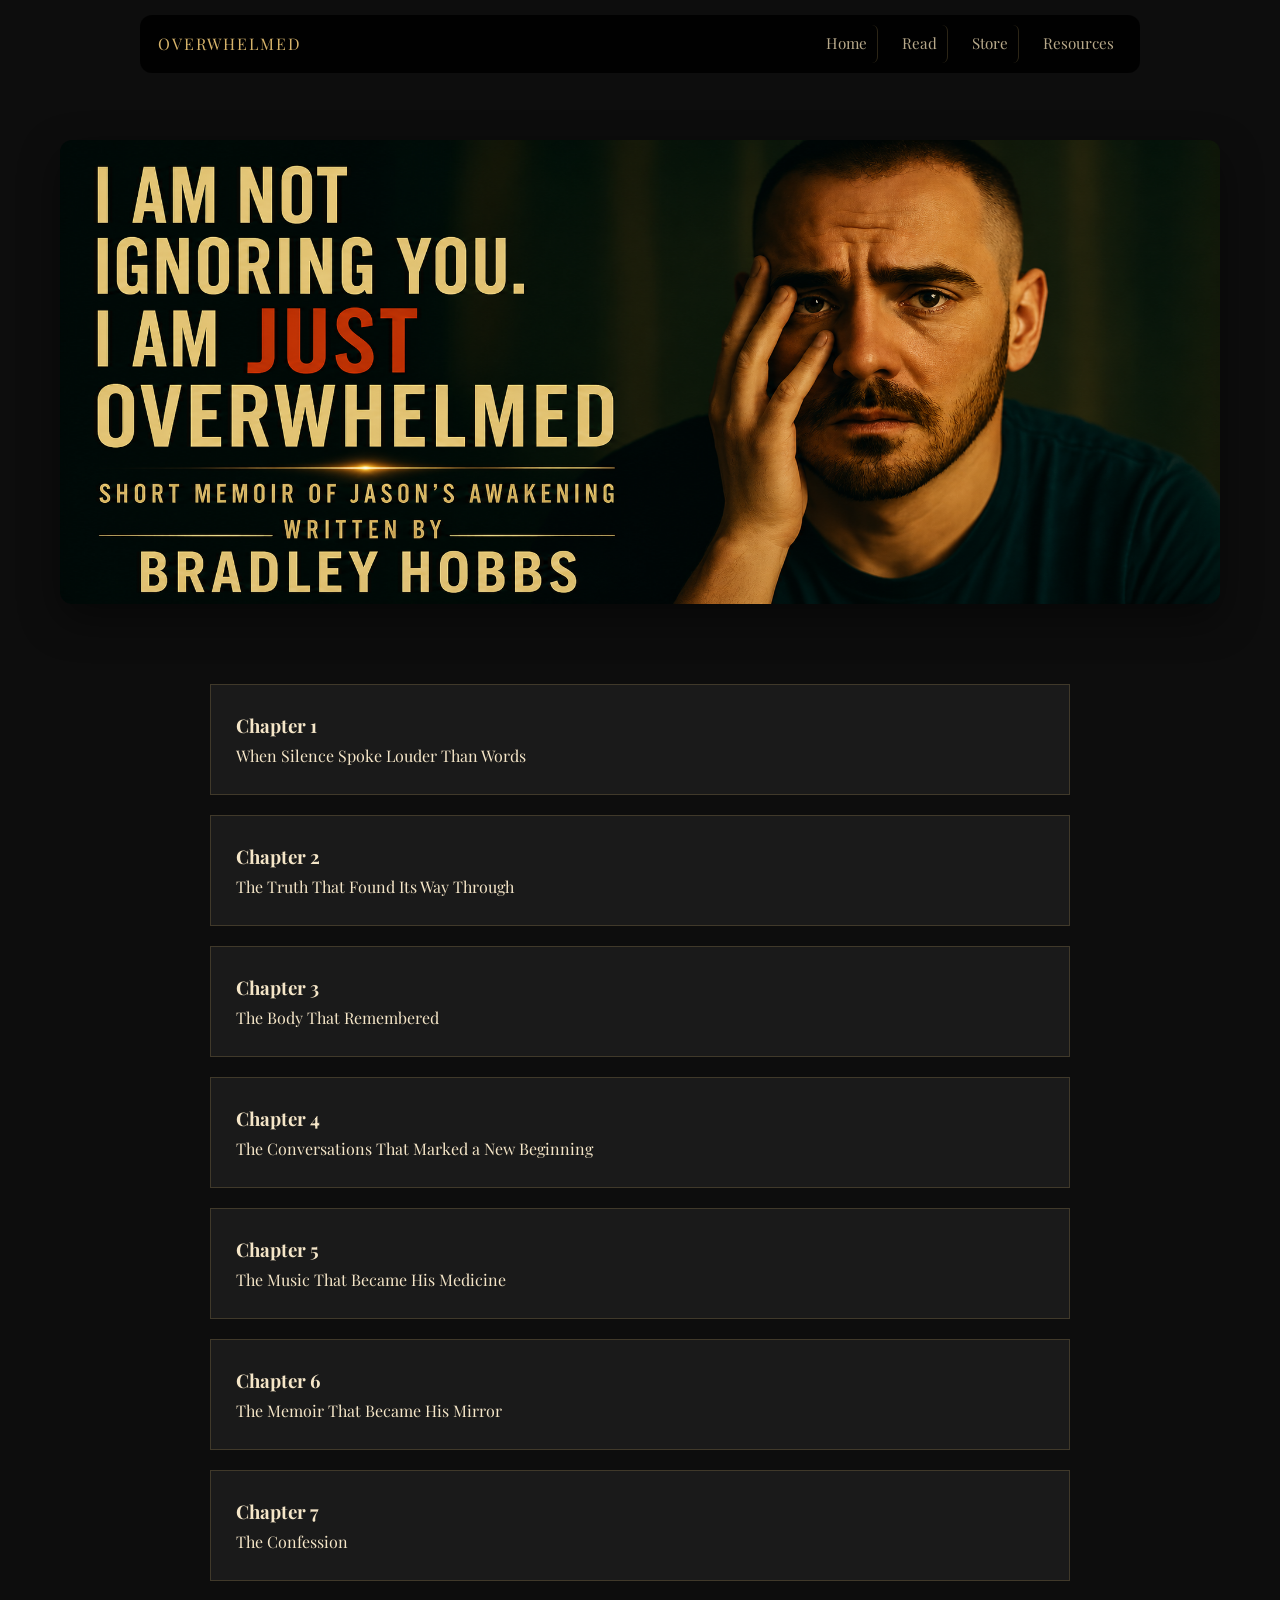
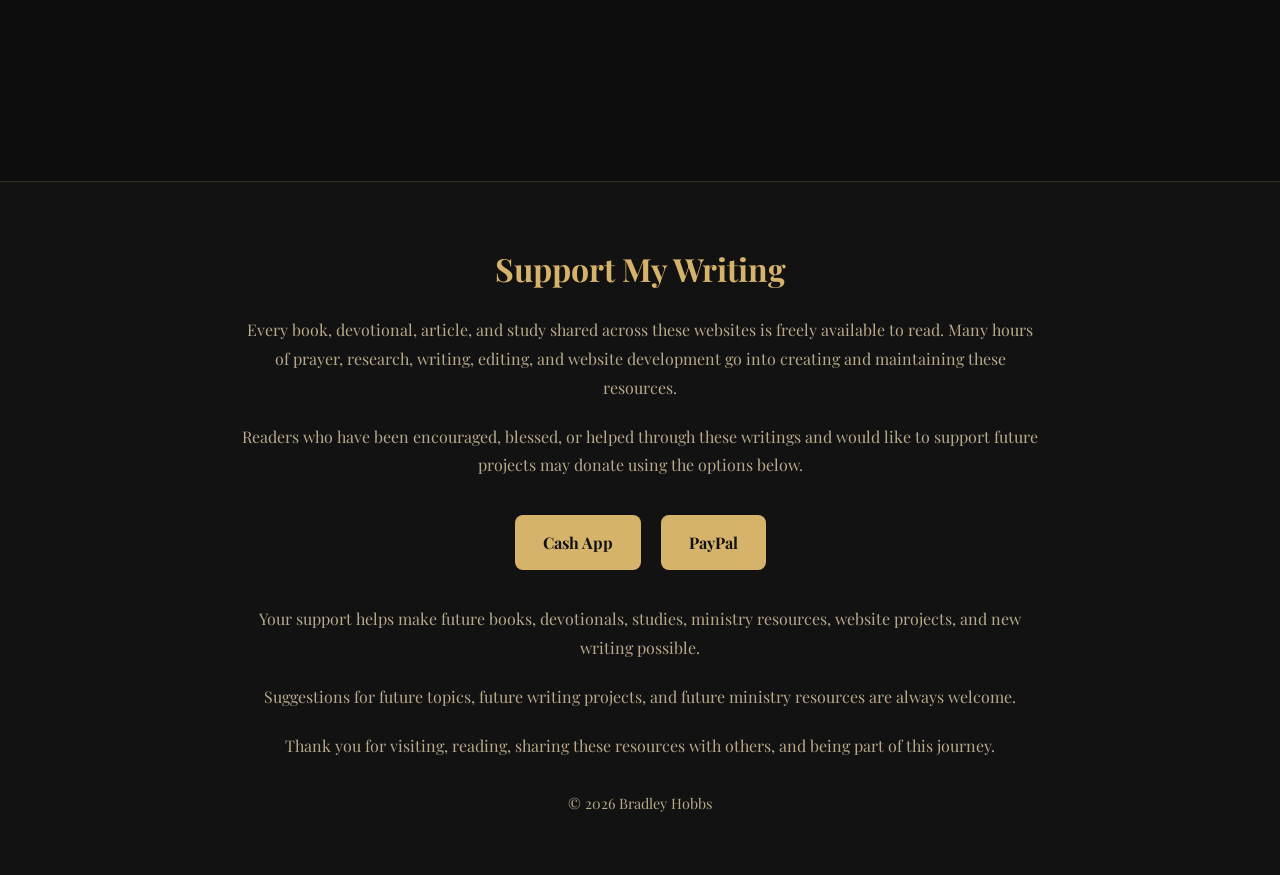
<file: index.html>
<!DOCTYPE html>
<html lang="en">
<head>
<meta charset="UTF-8">
<meta name="viewport" content="width=device-width, initial-scale=1.0">

<title>I Am Not Ignoring You</title>

<link rel="stylesheet" href="style.css">
<link href="https://fonts.googleapis.com/css2?family=Playfair+Display:wght@400;700&display=swap" rel="stylesheet">
</head>

<body>

<!-- HEADER LOAD -->
<div id="header"></div>

<!-- HERO -->
<section class="hero">

<img
src="banneroverwhelmed.png"
alt="I Am Not Ignoring You. I Am Just Overwhelmed"
class="hero-banner">
</section>

<!-- CHAPTERS -->
<section id="chapters" class="section">

<a href="chapter1.html">
  <div class="card">
    <h3>Chapter 1</h3>
    <p>When Silence Spoke Louder Than Words</p>
  </div>
</a>

<a href="chapter2.html">
  <div class="card">
    <h3>Chapter 2</h3>
    <p>The Truth That Found Its Way Through</p>
  </div>
</a>

<a href="chapter3.html">
  <div class="card">
    <h3>Chapter 3</h3>
    <p>The Body That Remembered</p>
  </div>
</a>

<a href="chapter4.html">
  <div class="card">
    <h3>Chapter 4</h3>
    <p>The Conversations That Marked a New Beginning</p>
  </div>
</a>

<a href="chapter5.html">
  <div class="card">
    <h3>Chapter 5</h3>
    <p>The Music That Became His Medicine</p>
  </div>
</a>

<a href="chapter6.html">
  <div class="card">
    <h3>Chapter 6</h3>
    <p>The Memoir That Became His Mirror</p>
  </div>
</a>

<a href="chapter7.html">
  <div class="card">
    <h3>Chapter 7</h3>
    <p>The Confession</p>
  </div>
</a>

</section>

<footer class="site-footer">

<h2>

Support My Writing

</h2>

<p>

Every book, devotional, article, and study shared across these websites is freely available to read. Many hours of prayer, research, writing, editing, and website development go into creating and maintaining these resources.

</p>

<p>

Readers who have been encouraged, blessed, or helped through these writings and would like to support future projects may donate using the options below.

</p>

<div class="footer-buttons">

<a
href="https://cash.app/$brad1gabe"
target="_blank"
rel="noopener noreferrer">

Cash App

</a>

<a
href="https://paypal.me/brad1god"
target="_blank"
rel="noopener noreferrer">

PayPal

</a>

</div>

<p>

Your support helps make future books, devotionals, studies, ministry resources, website projects, and new writing possible.

</p>

<p>

Suggestions for future topics, future writing projects, and future ministry resources are always welcome.

</p>

<p>

Thank you for visiting, reading, sharing these resources with others, and being part of this journey.

</p>

<div class="footer-copy">

© <span id="year"></span> Bradley Hobbs

</div>

</footer>

<script src="script.js"></script>
<script>
document.getElementById("year").textContent =
new Date().getFullYear();
</script>
</body>
</html>
</file>
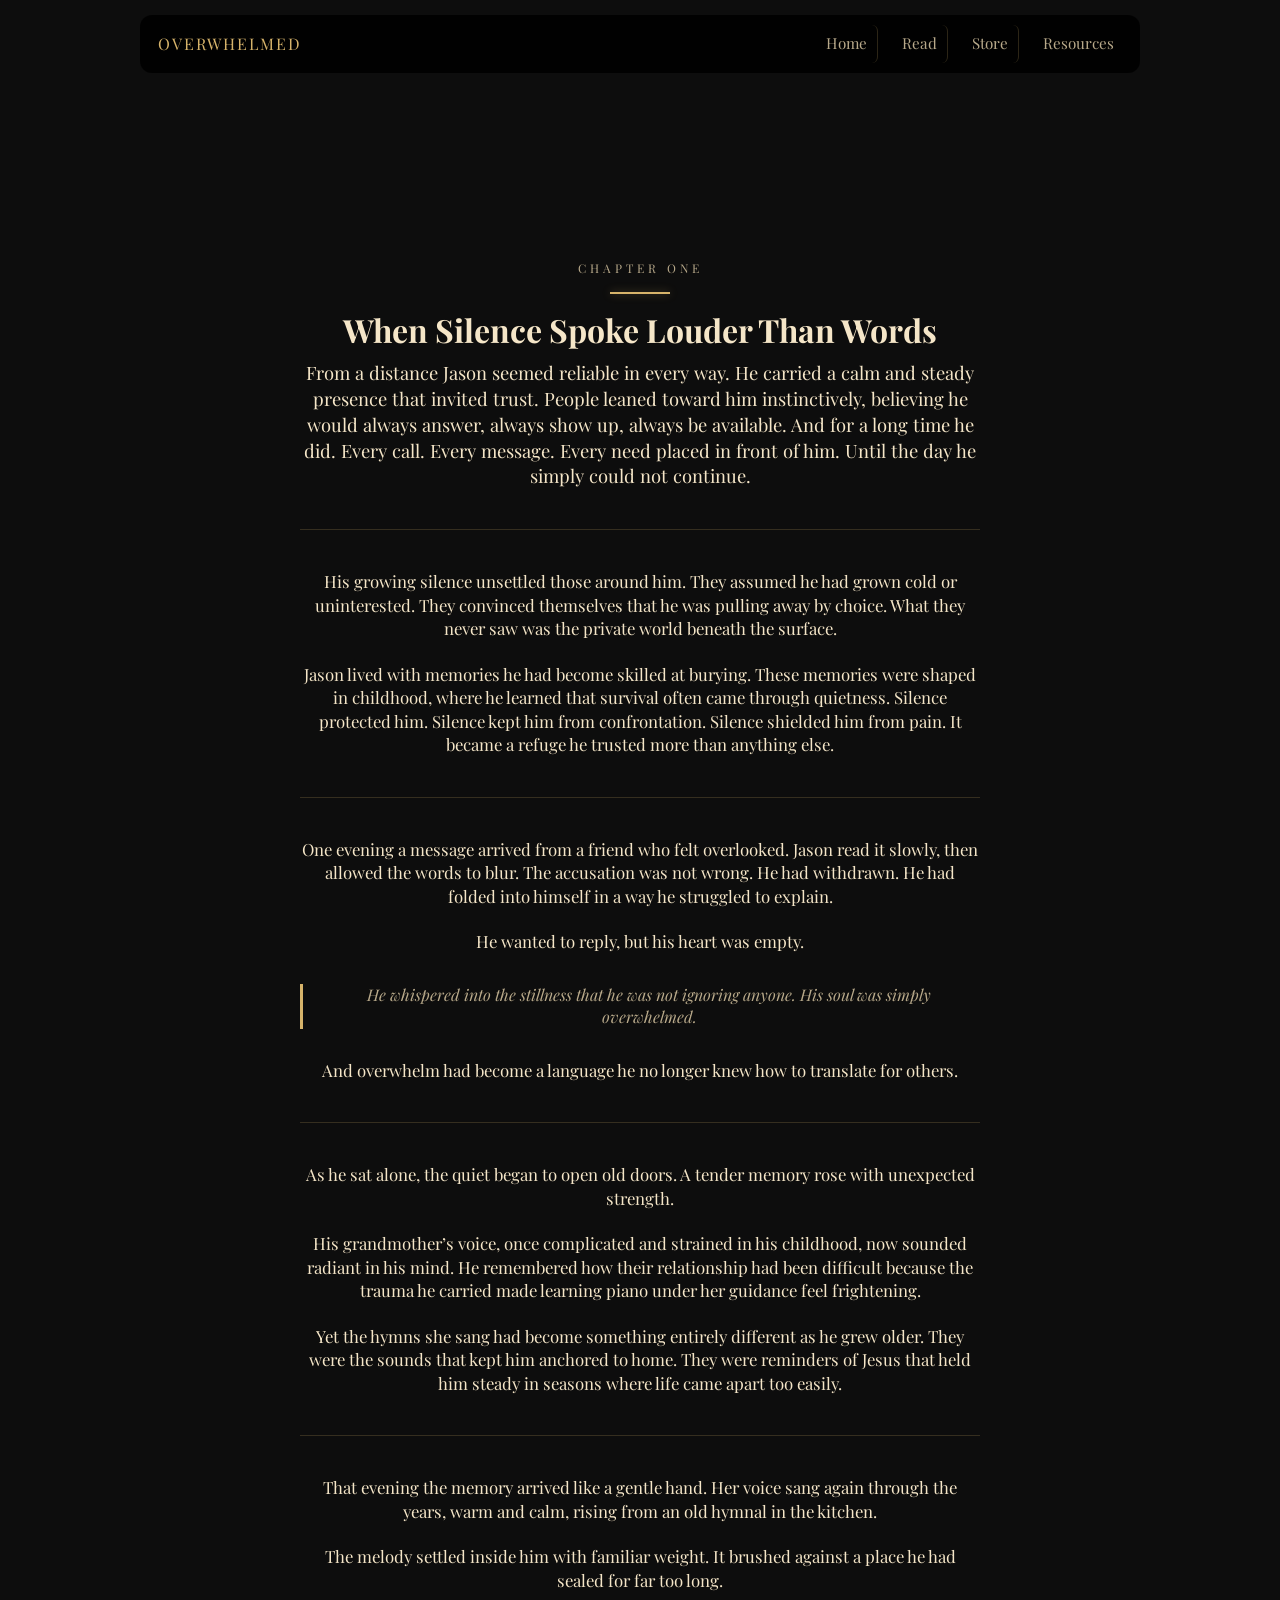
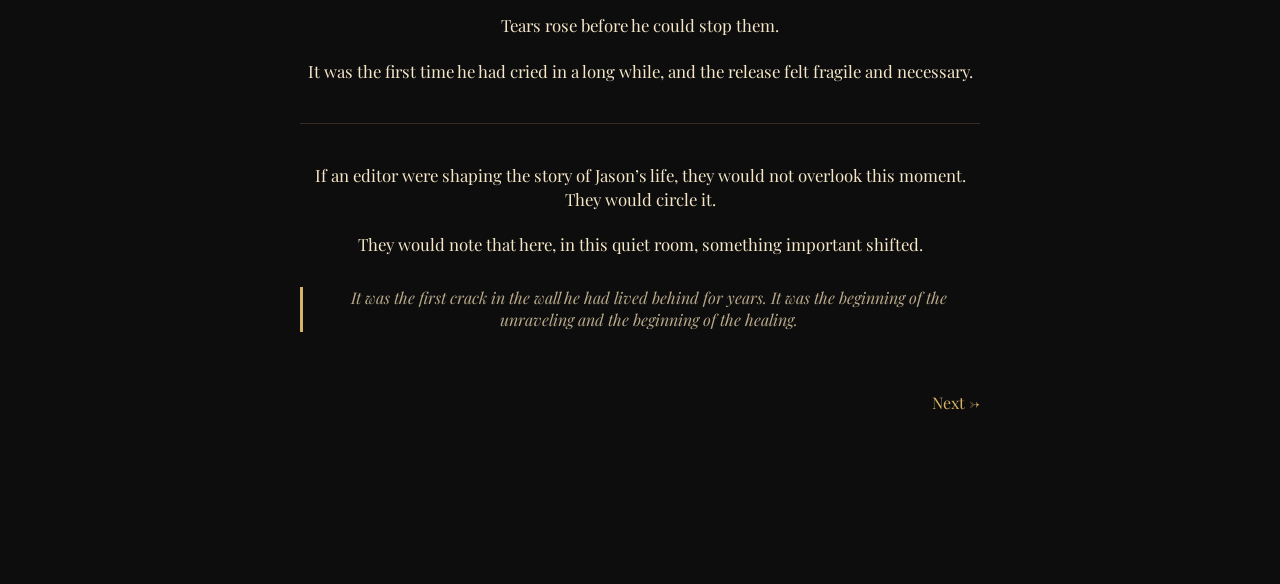
<file: chapter1.html>
<!DOCTYPE html>
<html>
<head>
  <link href="https://fonts.googleapis.com/css2?family=Playfair+Display:wght@400;600;700&display=swap" rel="stylesheet">
  <meta name="viewport" content="width=device-width, initial-scale=1.0">
<link rel="stylesheet" href="style.css">
<title>Chapter 1</title>
</head>

<body>

<div id="header"></div>

<div class="reading">

  <div class="chapter-title">

    <span class="chapter-number">CHAPTER ONE</span>

    <div class="chapter-line"></div>

    <div class="chapter-main">
      When Silence Spoke Louder Than Words
    </div>

<p>From a distance Jason seemed reliable in every way. He carried a calm and steady presence that invited trust. People leaned toward him instinctively, believing he would always answer, always show up, always be available. And for a long time he did. Every call. Every message. Every need placed in front of him. Until the day he simply could not continue.</p>

<div class="break"></div>

<p>His growing silence unsettled those around him. They assumed he had grown cold or uninterested. They convinced themselves that he was pulling away by choice. What they never saw was the private world beneath the surface.</p>

<p>Jason lived with memories he had become skilled at burying. These memories were shaped in childhood, where he learned that survival often came through quietness. Silence protected him. Silence kept him from confrontation. Silence shielded him from pain. It became a refuge he trusted more than anything else.</p>

<div class="break"></div>

<p>One evening a message arrived from a friend who felt overlooked. Jason read it slowly, then allowed the words to blur. The accusation was not wrong. He had withdrawn. He had folded into himself in a way he struggled to explain.</p>

<p>He wanted to reply, but his heart was empty.</p>

<div class="moment">
He whispered into the stillness that he was not ignoring anyone. His soul was simply overwhelmed.
</div>

<p>And overwhelm had become a language he no longer knew how to translate for others.</p>

<div class="break"></div>

<p>As he sat alone, the quiet began to open old doors. A tender memory rose with unexpected strength.</p>

<p>His grandmother’s voice, once complicated and strained in his childhood, now sounded radiant in his mind. He remembered how their relationship had been difficult because the trauma he carried made learning piano under her guidance feel frightening.</p>

<p>Yet the hymns she sang had become something entirely different as he grew older. They were the sounds that kept him anchored to home. They were reminders of Jesus that held him steady in seasons where life came apart too easily.</p>

<div class="break"></div>

<p>That evening the memory arrived like a gentle hand. Her voice sang again through the years, warm and calm, rising from an old hymnal in the kitchen.</p>

<p>The melody settled inside him with familiar weight. It brushed against a place he had sealed for far too long.</p>

<p>Tears rose before he could stop them.</p>

<p>It was the first time he had cried in a long while, and the release felt fragile and necessary.</p>

<div class="break"></div>

<p>If an editor were shaping the story of Jason’s life, they would not overlook this moment. They would circle it.</p>

<p>They would note that here, in this quiet room, something important shifted.</p>

<div class="moment">
It was the first crack in the wall he had lived behind for years. It was the beginning of the unraveling and the beginning of the healing.
</div>

<div class="chapter-nav">
  <span></span>
  <a href="chapter2.html">Next →</a>
</div>

</div>

<script src="script.js"></script>

</body>
</html>
</file>
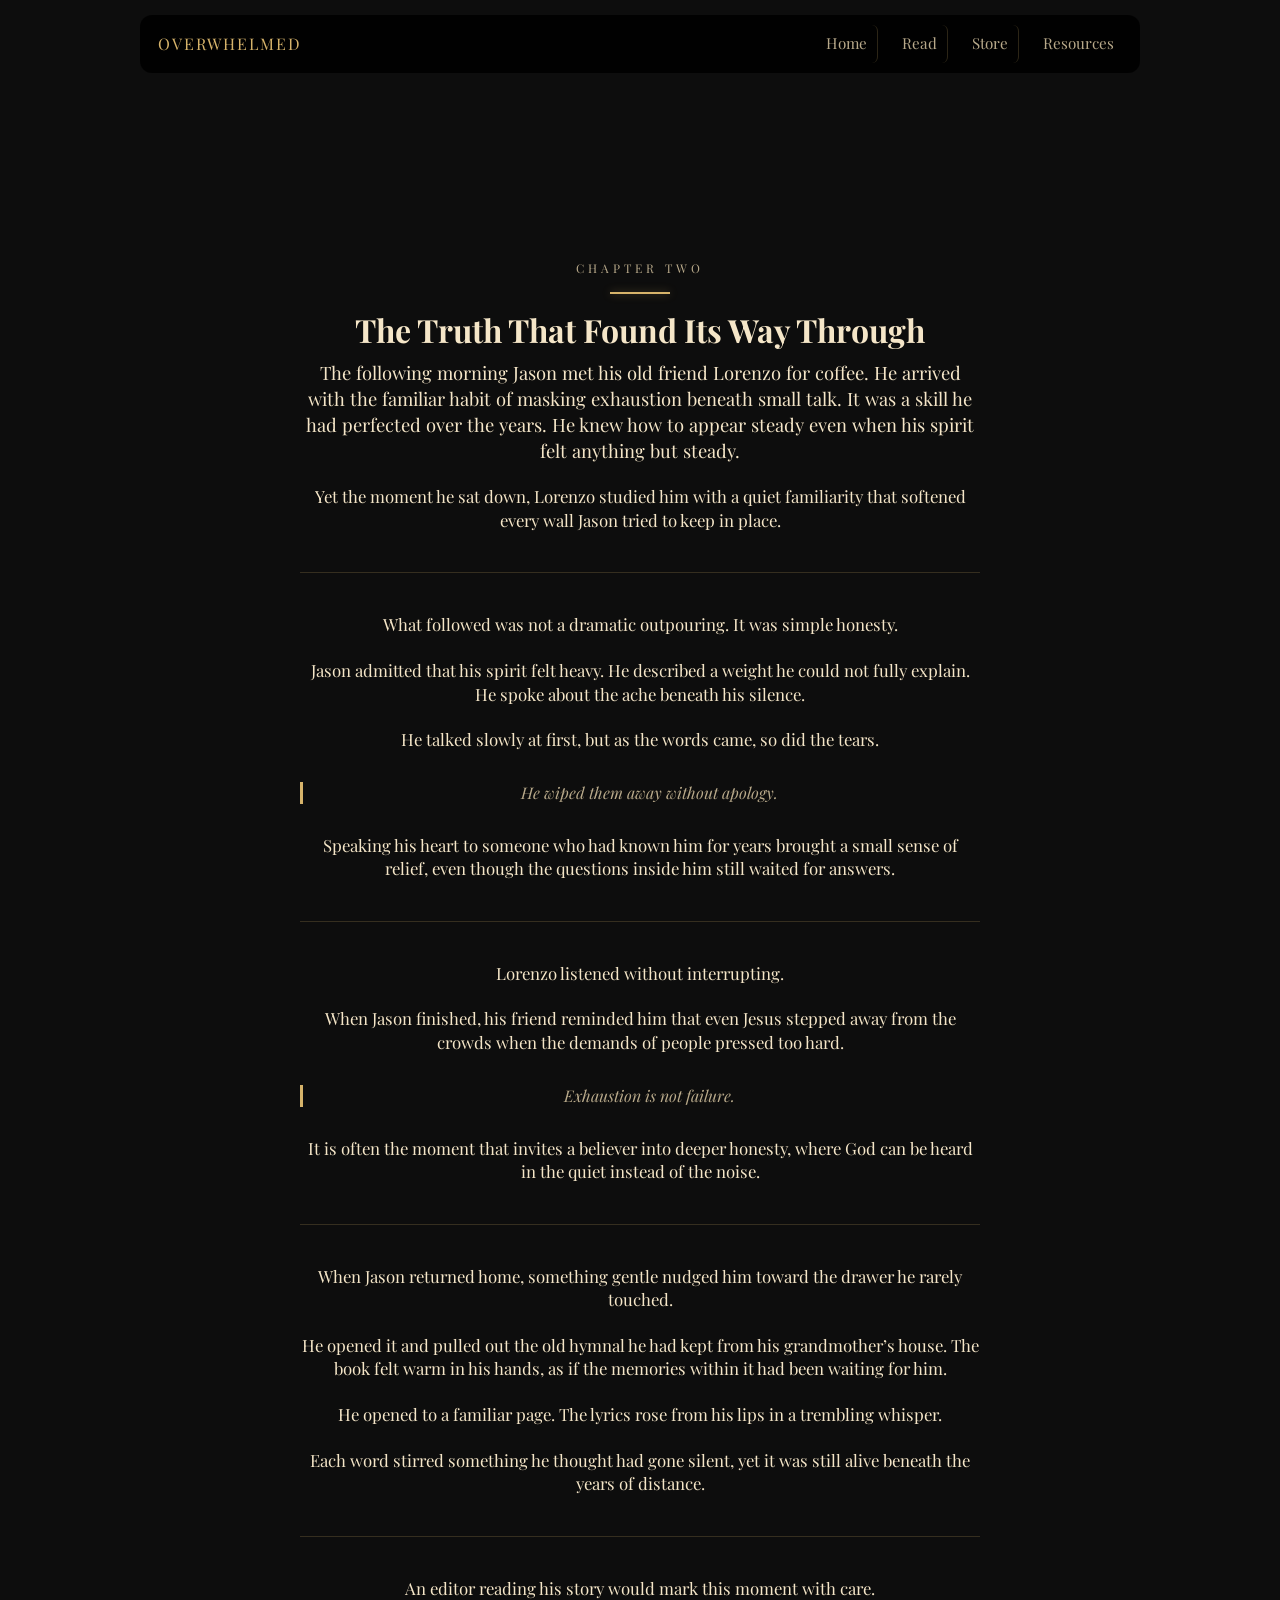
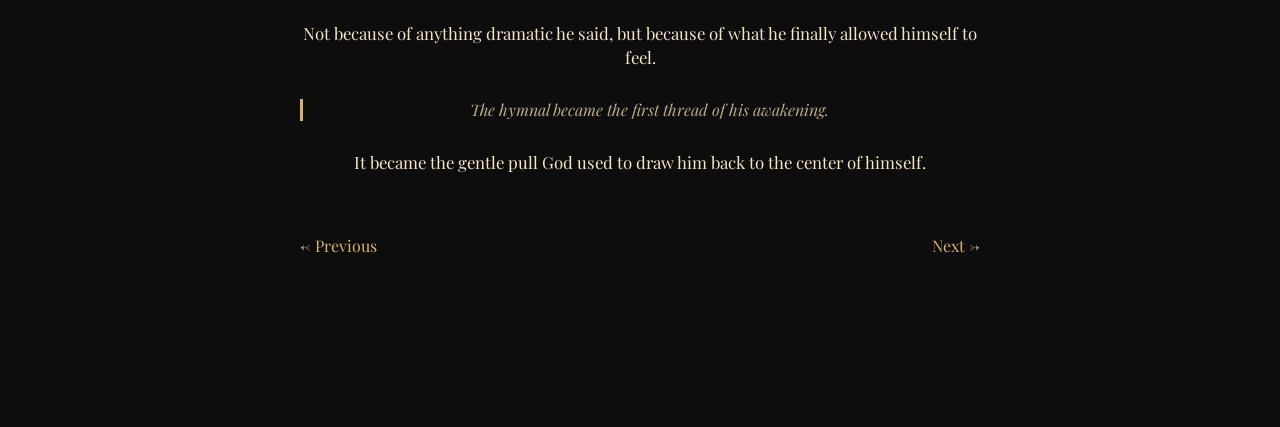
<file: chapter2.html>
<!DOCTYPE html>
<html>
<head>
  
  <link href="https://fonts.googleapis.com/css2?family=Playfair+Display:wght@400;600;700&display=swap" rel="stylesheet">
  <meta name="viewport" content="width=device-width, initial-scale=1.0">
<link rel="stylesheet" href="style.css">
<title>Chapter 2</title>
</head>

<body>

<div id="header"></div>

<div class="reading">

  <div class="chapter-title">
    <span class="chapter-number">CHAPTER TWO</span>
    <div class="chapter-line"></div>
    <div class="chapter-main">
      The Truth That Found Its Way Through
    </div>

<p>The following morning Jason met his old friend Lorenzo for coffee. He arrived with the familiar habit of masking exhaustion beneath small talk. It was a skill he had perfected over the years. He knew how to appear steady even when his spirit felt anything but steady.</p>

<p>Yet the moment he sat down, Lorenzo studied him with a quiet familiarity that softened every wall Jason tried to keep in place.</p>

<div class="break"></div>

<p>What followed was not a dramatic outpouring. It was simple honesty.</p>

<p>Jason admitted that his spirit felt heavy. He described a weight he could not fully explain. He spoke about the ache beneath his silence.</p>

<p>He talked slowly at first, but as the words came, so did the tears.</p>

<div class="moment">
He wiped them away without apology.
</div>

<p>Speaking his heart to someone who had known him for years brought a small sense of relief, even though the questions inside him still waited for answers.</p>

<div class="break"></div>

<p>Lorenzo listened without interrupting.</p>

<p>When Jason finished, his friend reminded him that even Jesus stepped away from the crowds when the demands of people pressed too hard.</p>

<div class="moment">
Exhaustion is not failure.
</div>

<p>It is often the moment that invites a believer into deeper honesty, where God can be heard in the quiet instead of the noise.</p>

<div class="break"></div>

<p>When Jason returned home, something gentle nudged him toward the drawer he rarely touched.</p>

<p>He opened it and pulled out the old hymnal he had kept from his grandmother’s house. The book felt warm in his hands, as if the memories within it had been waiting for him.</p>

<p>He opened to a familiar page. The lyrics rose from his lips in a trembling whisper.</p>

<p>Each word stirred something he thought had gone silent, yet it was still alive beneath the years of distance.</p>

<div class="break"></div>

<p>An editor reading his story would mark this moment with care.</p>

<p>Not because of anything dramatic he said, but because of what he finally allowed himself to feel.</p>

<div class="moment">
The hymnal became the first thread of his awakening.
</div>

<p>It became the gentle pull God used to draw him back to the center of himself.</p>

<div class="chapter-nav">
  <a href="chapter1.html">← Previous</a>
  <a href="chapter3.html">Next →</a>
</div>

</div>

<script src="script.js"></script>

</body>
</html>
</file>
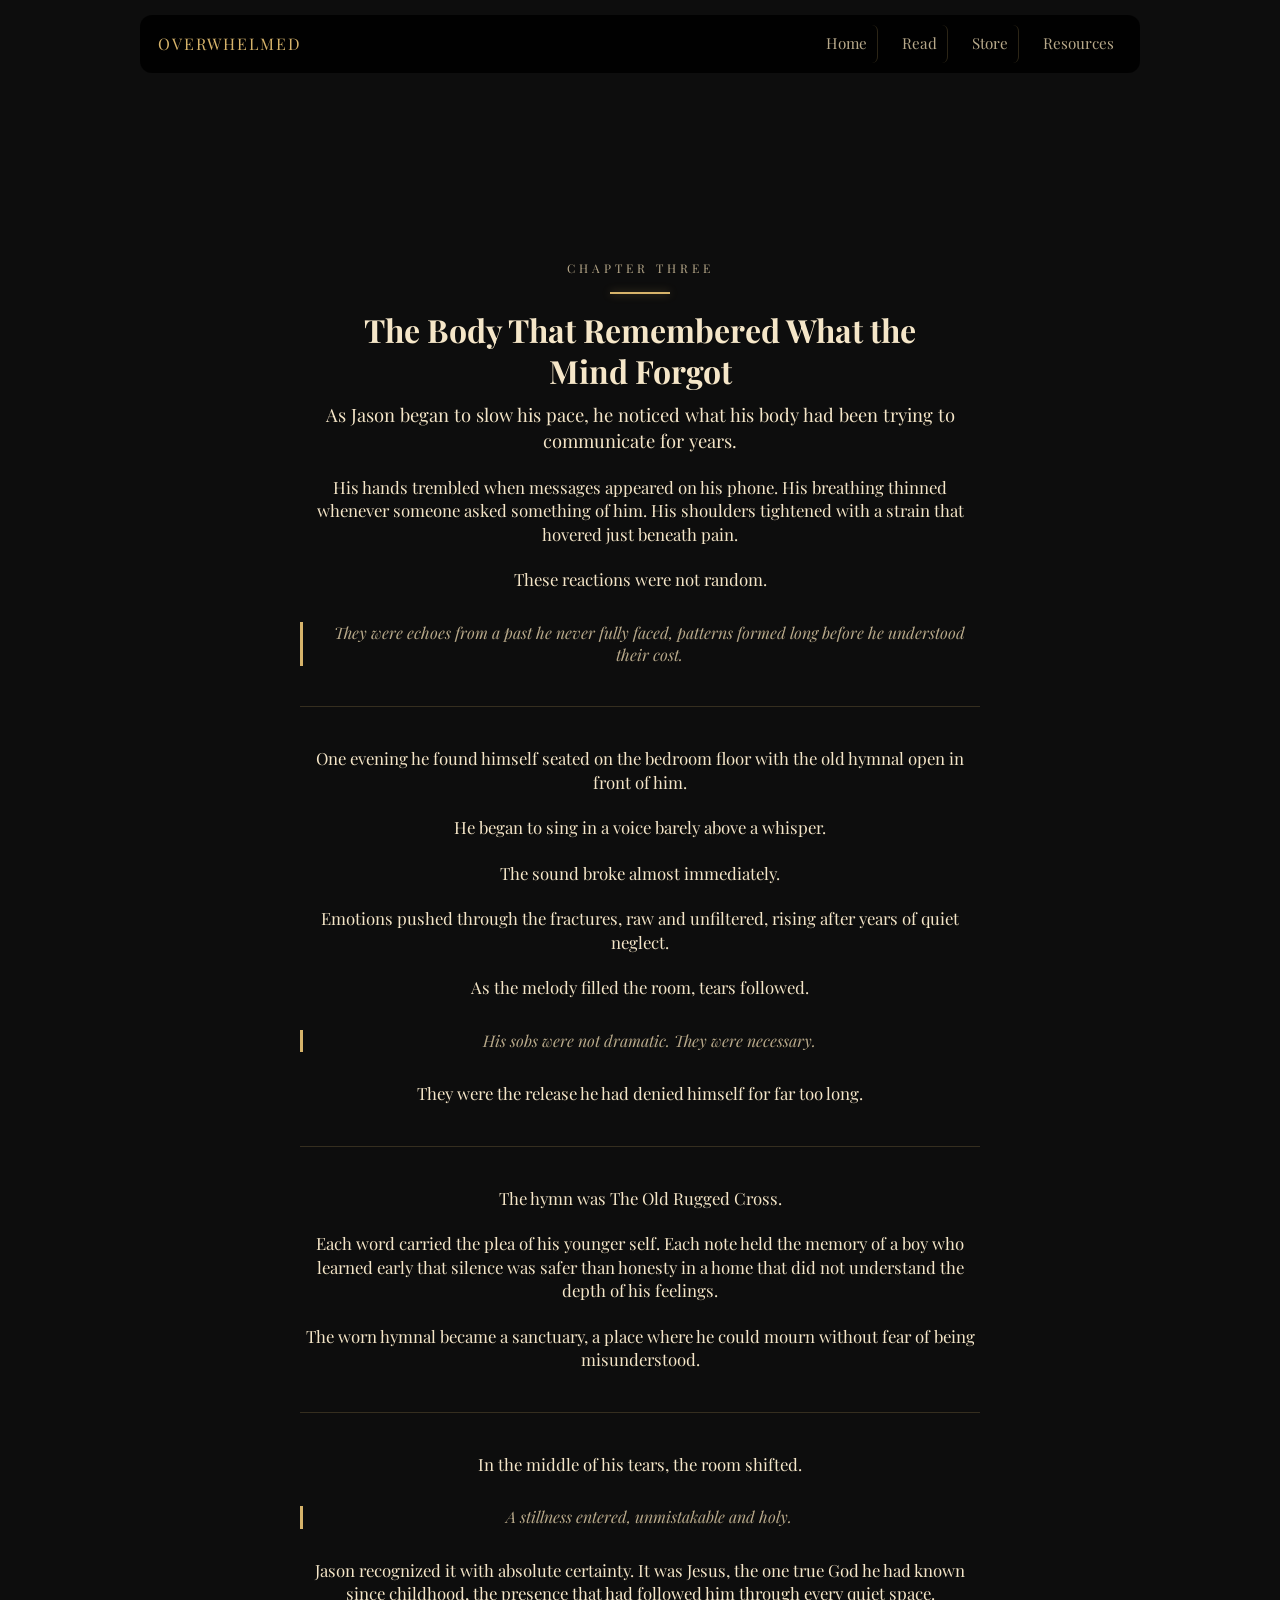
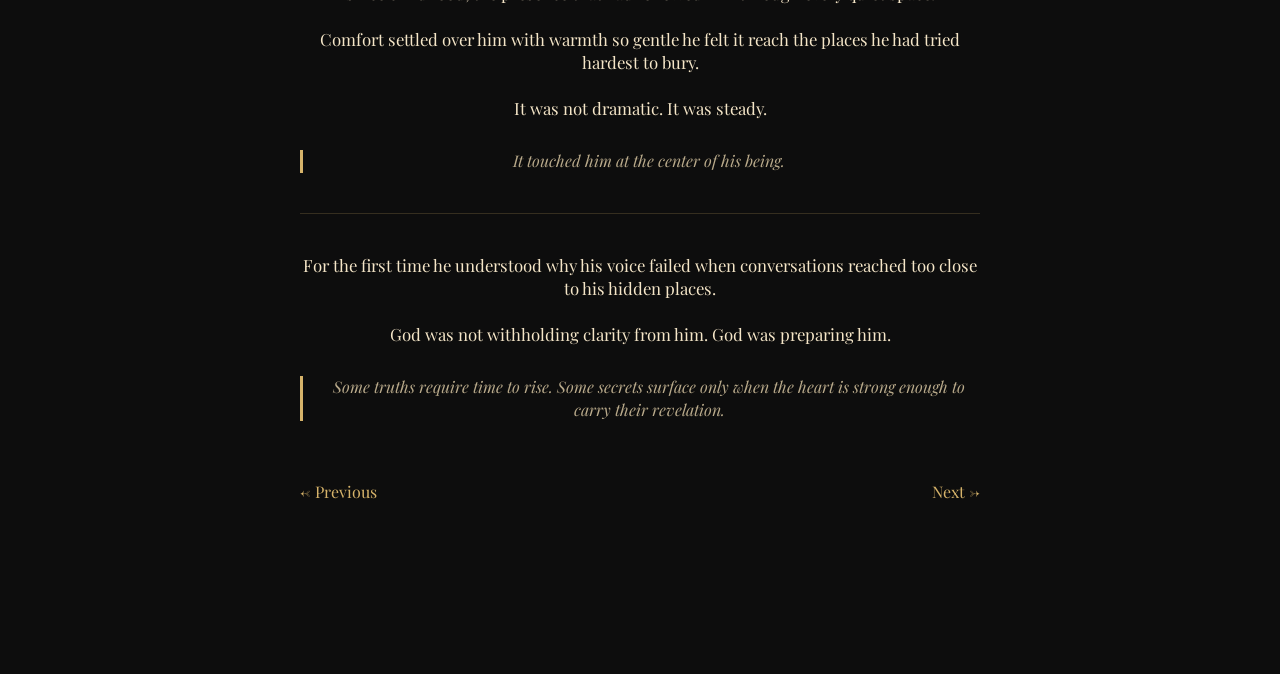
<file: chapter3.html>
<!DOCTYPE html>
<html>
  <meta name="viewport" content="width=device-width, initial-scale=1.0">
<head>
  <link href="https://fonts.googleapis.com/css2?family=Playfair+Display:wght@400;600;700&display=swap" rel="stylesheet">
<link rel="stylesheet" href="style.css">
<title>Chapter 3</title>
</head>

<body>

<div id="header"></div>

<div class="reading">

  <div class="chapter-title">
    <span class="chapter-number">CHAPTER THREE</span>
    <div class="chapter-line"></div>
    <div class="chapter-main">
      The Body That Remembered What the Mind Forgot
    </div>

<script src="script.js"></script>
</body>

<p>As Jason began to slow his pace, he noticed what his body had been trying to communicate for years.</p>

<p>His hands trembled when messages appeared on his phone. His breathing thinned whenever someone asked something of him. His shoulders tightened with a strain that hovered just beneath pain.</p>

<p>These reactions were not random.</p>

<div class="moment">
They were echoes from a past he never fully faced, patterns formed long before he understood their cost.
</div>

<div class="break"></div>

<p>One evening he found himself seated on the bedroom floor with the old hymnal open in front of him.</p>

<p>He began to sing in a voice barely above a whisper.</p>

<p>The sound broke almost immediately.</p>

<p>Emotions pushed through the fractures, raw and unfiltered, rising after years of quiet neglect.</p>

<p>As the melody filled the room, tears followed.</p>

<div class="moment">
His sobs were not dramatic. They were necessary.
</div>

<p>They were the release he had denied himself for far too long.</p>

<div class="break"></div>

<p>The hymn was The Old Rugged Cross.</p>

<p>Each word carried the plea of his younger self. Each note held the memory of a boy who learned early that silence was safer than honesty in a home that did not understand the depth of his feelings.</p>

<p>The worn hymnal became a sanctuary, a place where he could mourn without fear of being misunderstood.</p>

<div class="break"></div>

<p>In the middle of his tears, the room shifted.</p>

<div class="moment">
A stillness entered, unmistakable and holy.
</div>

<p>Jason recognized it with absolute certainty. It was Jesus, the one true God he had known since childhood, the presence that had followed him through every quiet space.</p>

<p>Comfort settled over him with warmth so gentle he felt it reach the places he had tried hardest to bury.</p>

<p>It was not dramatic. It was steady.</p>

<div class="moment">
It touched him at the center of his being.
</div>

<div class="break"></div>

<p>For the first time he understood why his voice failed when conversations reached too close to his hidden places.</p>

<p>God was not withholding clarity from him. God was preparing him.</p>

<div class="moment">
Some truths require time to rise. Some secrets surface only when the heart is strong enough to carry their revelation.
</div>

<div class="chapter-nav">
  <a href="chapter2.html">← Previous</a>
  <a href="chapter4.html">Next →</a>
</div>

</div>

<script src="script.js"></script>

</body>
</html>
</file>
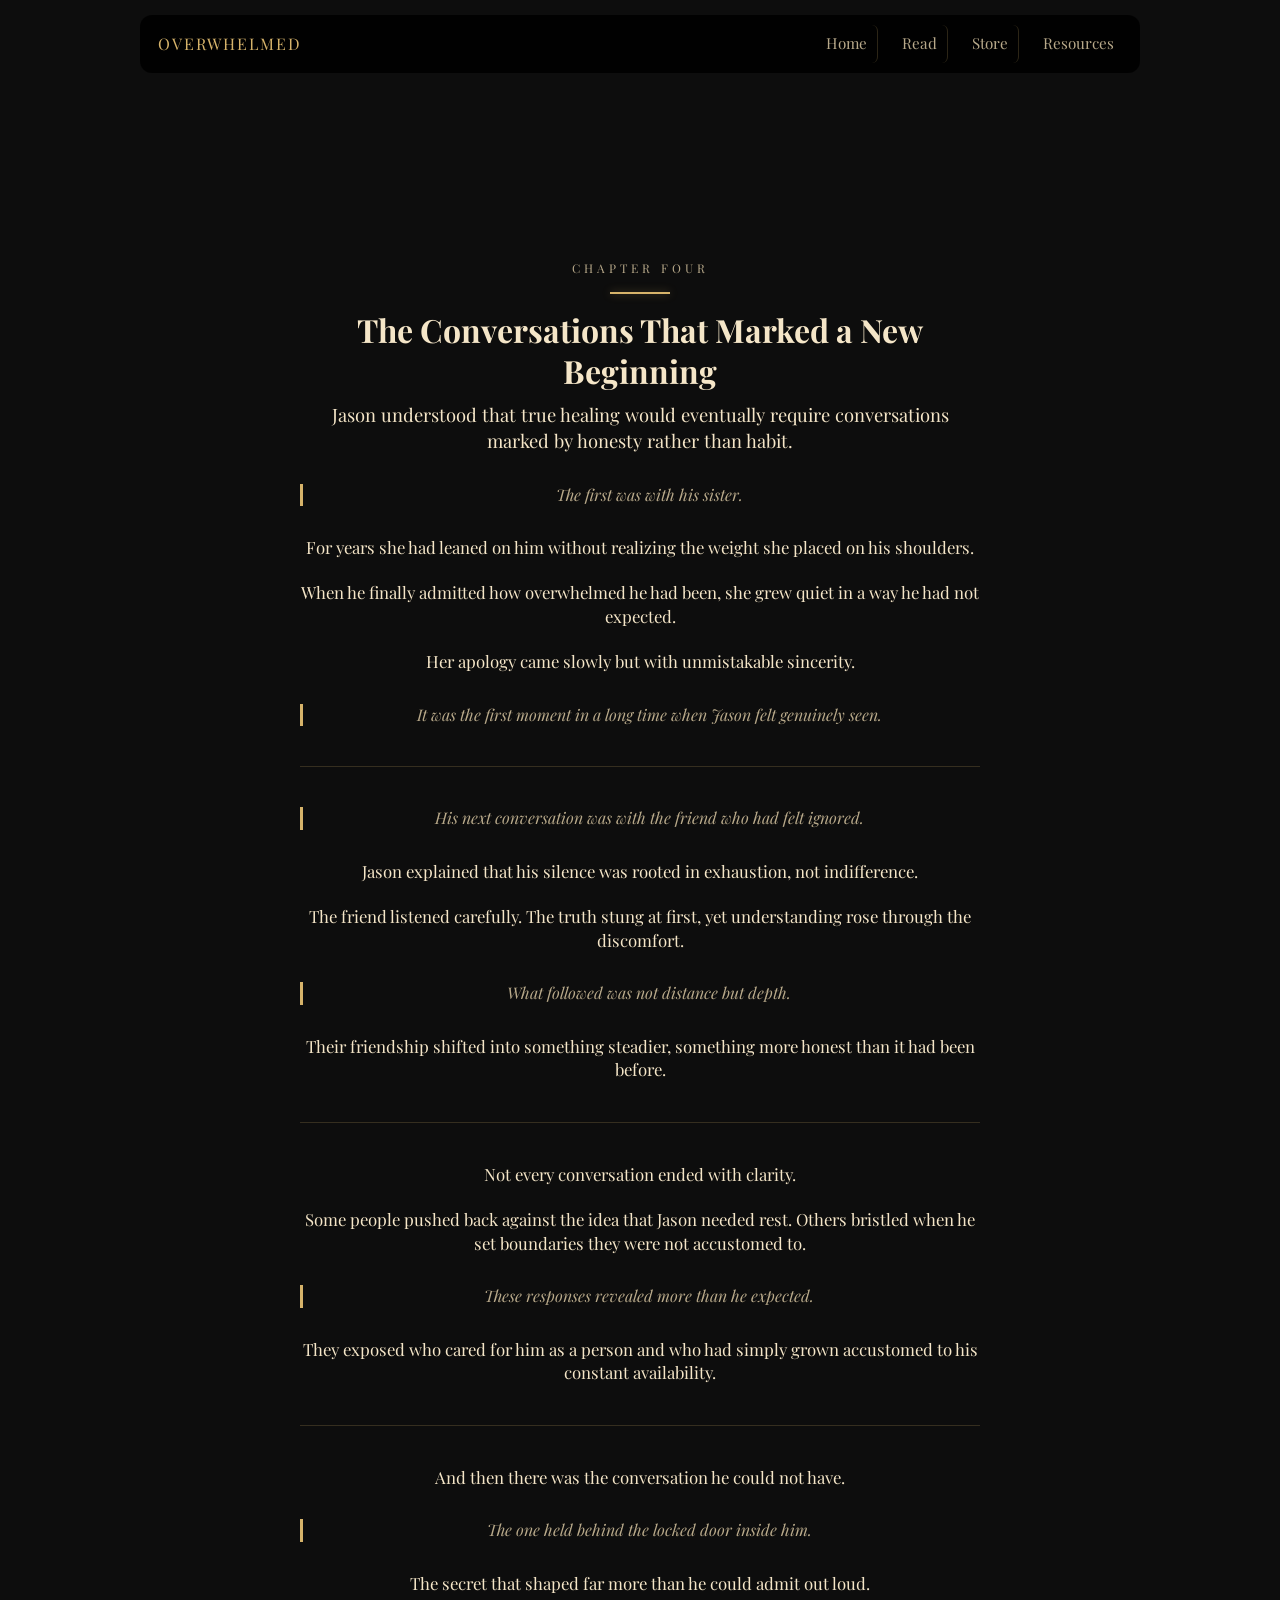
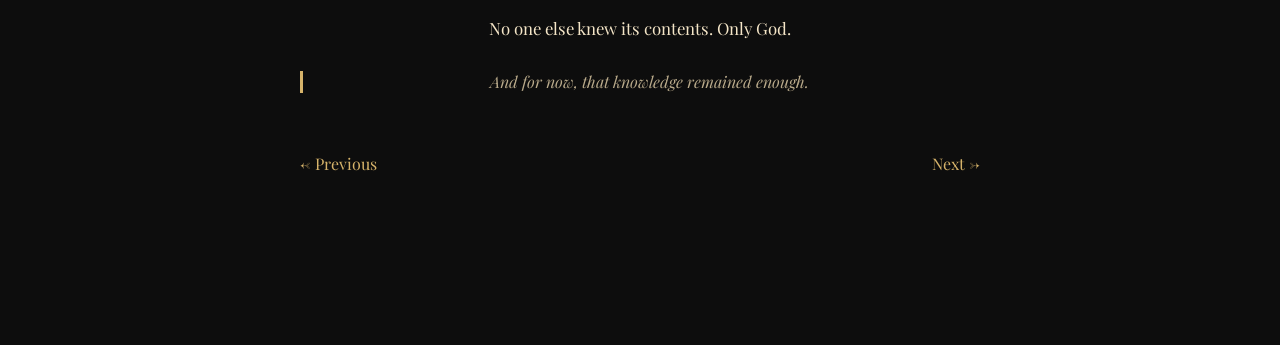
<file: chapter4.html>
<!DOCTYPE html>
<html>
    <meta name="viewport" content="width=device-width, initial-scale=1.0">
<head>
    <link href="https://fonts.googleapis.com/css2?family=Playfair+Display:wght@400;600;700&display=swap" rel="stylesheet">
<link rel="stylesheet" href="style.css">
<title>Chapter 4</title>
</head>

<body>

<div id="header"></div>

<div class="reading">

  <div class="chapter-title">
    <span class="chapter-number">CHAPTER FOUR</span>
    <div class="chapter-line"></div>
    <div class="chapter-main">
      The Conversations That Marked a New Beginning
    </div>

<p>Jason understood that true healing would eventually require conversations marked by honesty rather than habit.</p>

<div class="moment">
The first was with his sister.
</div>

<p>For years she had leaned on him without realizing the weight she placed on his shoulders.</p>

<p>When he finally admitted how overwhelmed he had been, she grew quiet in a way he had not expected.</p>

<p>Her apology came slowly but with unmistakable sincerity.</p>

<div class="moment">
It was the first moment in a long time when Jason felt genuinely seen.
</div>

<div class="break"></div>

<div class="moment">
His next conversation was with the friend who had felt ignored.
</div>

<p>Jason explained that his silence was rooted in exhaustion, not indifference.</p>

<p>The friend listened carefully. The truth stung at first, yet understanding rose through the discomfort.</p>

<div class="moment">
What followed was not distance but depth.
</div>

<p>Their friendship shifted into something steadier, something more honest than it had been before.</p>

<div class="break"></div>

<p>Not every conversation ended with clarity.</p>

<p>Some people pushed back against the idea that Jason needed rest. Others bristled when he set boundaries they were not accustomed to.</p>

<div class="moment">
These responses revealed more than he expected.
</div>

<p>They exposed who cared for him as a person and who had simply grown accustomed to his constant availability.</p>

<div class="break"></div>

<p>And then there was the conversation he could not have.</p>

<div class="moment">
The one held behind the locked door inside him.
</div>

<p>The secret that shaped far more than he could admit out loud.</p>

<p>No one else knew its contents. Only God.</p>

<div class="moment">
And for now, that knowledge remained enough.
</div>

<div class="chapter-nav">
<a href="chapter3.html">← Previous</a>
<a href="chapter5.html">Next →</a>
</div>

</div>

<script src="script.js"></script>

</body>
</html>
</file>
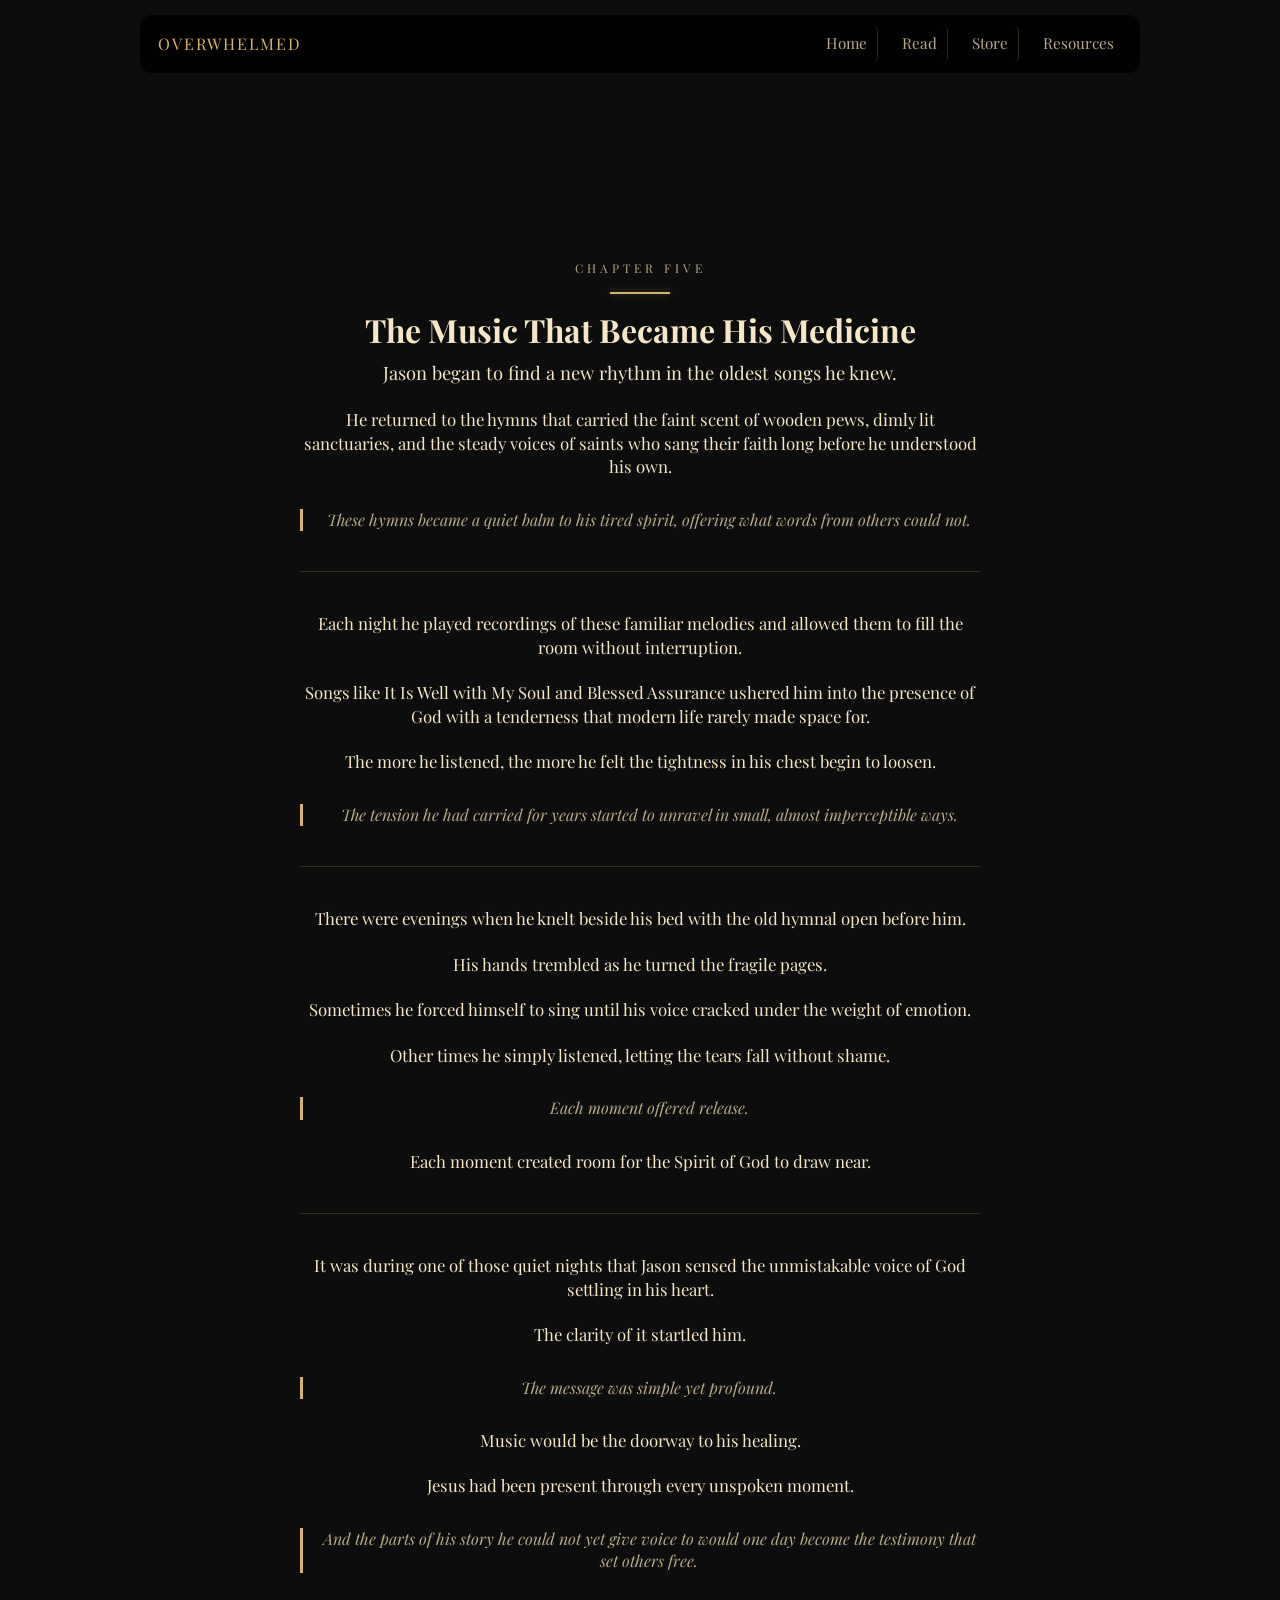
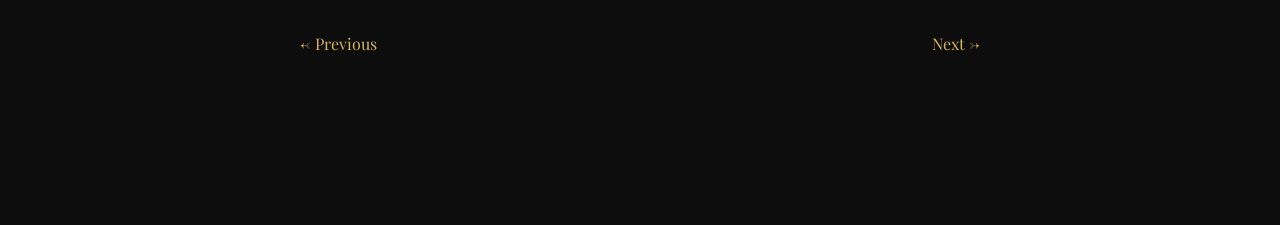
<file: chapter5.html>
<!DOCTYPE html>
<html>
    <meta name="viewport" content="width=device-width, initial-scale=1.0">
<head>
    <link href="https://fonts.googleapis.com/css2?family=Playfair+Display:wght@400;600;700&display=swap" rel="stylesheet">
<link rel="stylesheet" href="style.css">
<title>Chapter 5</title>
</head>

<body>

<div id="header"></div>

<div class="reading">

  <div class="chapter-title">
    <span class="chapter-number">CHAPTER FIVE</span>
    <div class="chapter-line"></div>
    <div class="chapter-main">
      The Music That Became His Medicine
    </div>

<p>Jason began to find a new rhythm in the oldest songs he knew.</p>

<p>He returned to the hymns that carried the faint scent of wooden pews, dimly lit sanctuaries, and the steady voices of saints who sang their faith long before he understood his own.</p>

<div class="moment">
These hymns became a quiet balm to his tired spirit, offering what words from others could not.
</div>

<div class="break"></div>

<p>Each night he played recordings of these familiar melodies and allowed them to fill the room without interruption.</p>

<p>Songs like It Is Well with My Soul and Blessed Assurance ushered him into the presence of God with a tenderness that modern life rarely made space for.</p>

<p>The more he listened, the more he felt the tightness in his chest begin to loosen.</p>

<div class="moment">
The tension he had carried for years started to unravel in small, almost imperceptible ways.
</div>

<div class="break"></div>

<p>There were evenings when he knelt beside his bed with the old hymnal open before him.</p>

<p>His hands trembled as he turned the fragile pages.</p>

<p>Sometimes he forced himself to sing until his voice cracked under the weight of emotion.</p>

<p>Other times he simply listened, letting the tears fall without shame.</p>

<div class="moment">
Each moment offered release.
</div>

<p>Each moment created room for the Spirit of God to draw near.</p>

<div class="break"></div>

<p>It was during one of those quiet nights that Jason sensed the unmistakable voice of God settling in his heart.</p>

<p>The clarity of it startled him.</p>

<div class="moment">
The message was simple yet profound.
</div>

<p>Music would be the doorway to his healing.</p>

<p>Jesus had been present through every unspoken moment.</p>

<div class="moment">
And the parts of his story he could not yet give voice to would one day become the testimony that set others free.
</div>

<div class="chapter-nav">
<a href="chapter4.html">← Previous</a>
<a href="chapter6.html">Next →</a>
</div>

</div>

<script src="script.js"></script>

</body>
</html>
</file>
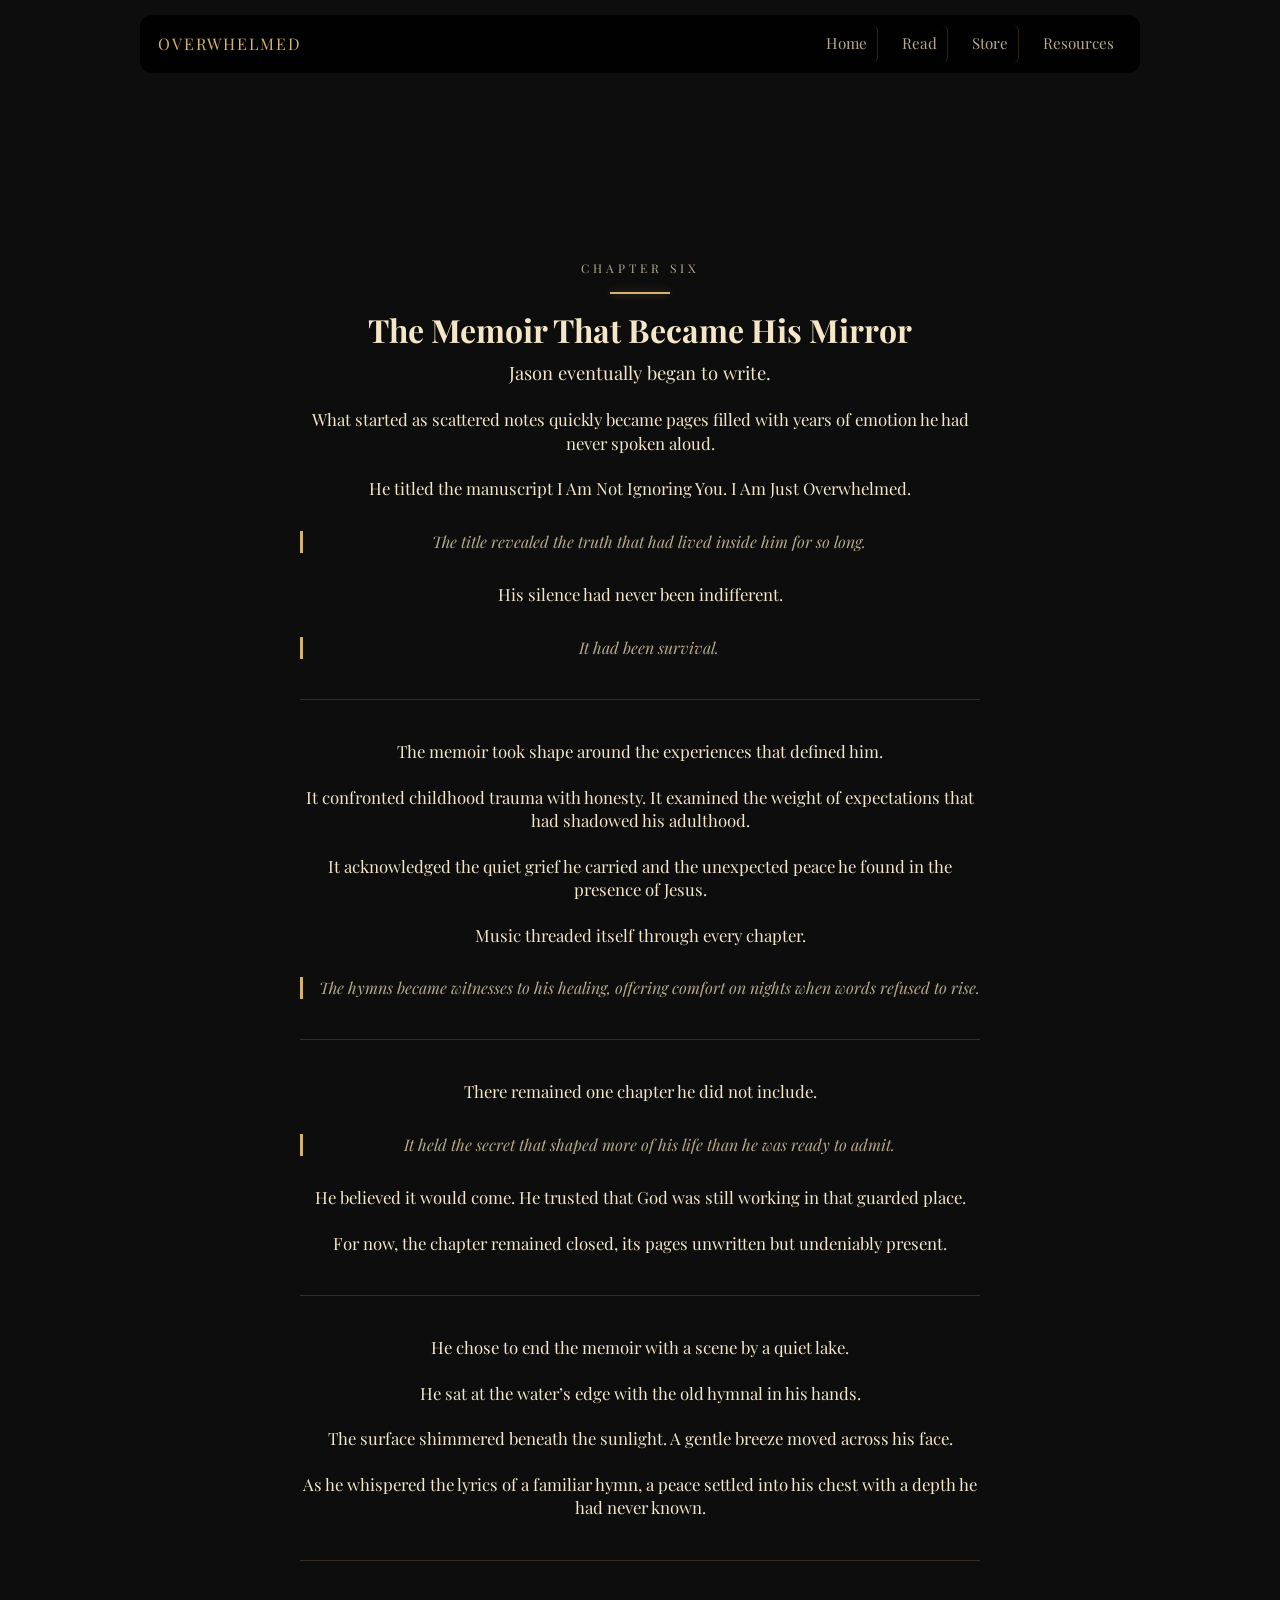
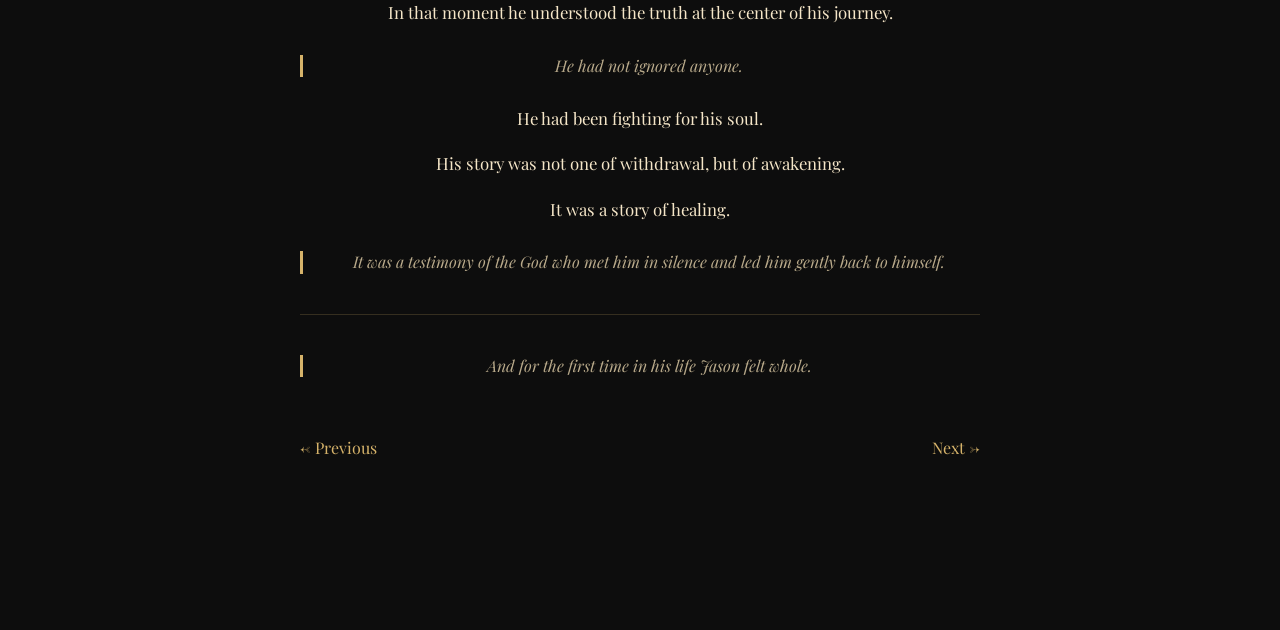
<file: chapter6.html>
<!DOCTYPE html>
<html>
    <meta name="viewport" content="width=device-width, initial-scale=1.0">
<head>
    <link href="https://fonts.googleapis.com/css2?family=Playfair+Display:wght@400;600;700&display=swap" rel="stylesheet">
<link rel="stylesheet" href="style.css">
<title>Chapter 6</title>
</head>

<body>

<div id="header"></div>

<div class="reading">

  <div class="chapter-title">
    <span class="chapter-number">CHAPTER SIX</span>
    <div class="chapter-line"></div>
    <div class="chapter-main">
      The Memoir That Became His Mirror
    </div>

<p>Jason eventually began to write.</p>

<p>What started as scattered notes quickly became pages filled with years of emotion he had never spoken aloud.</p>

<p>He titled the manuscript I Am Not Ignoring You. I Am Just Overwhelmed.</p>

<div class="moment">
The title revealed the truth that had lived inside him for so long.
</div>

<p>His silence had never been indifferent.</p>

<div class="moment">
It had been survival.
</div>

<div class="break"></div>

<p>The memoir took shape around the experiences that defined him.</p>

<p>It confronted childhood trauma with honesty. It examined the weight of expectations that had shadowed his adulthood.</p>

<p>It acknowledged the quiet grief he carried and the unexpected peace he found in the presence of Jesus.</p>

<p>Music threaded itself through every chapter.</p>

<div class="moment">
The hymns became witnesses to his healing, offering comfort on nights when words refused to rise.
</div>

<div class="break"></div>

<p>There remained one chapter he did not include.</p>

<div class="moment">
It held the secret that shaped more of his life than he was ready to admit.
</div>

<p>He believed it would come. He trusted that God was still working in that guarded place.</p>

<p>For now, the chapter remained closed, its pages unwritten but undeniably present.</p>

<div class="break"></div>

<p>He chose to end the memoir with a scene by a quiet lake.</p>

<p>He sat at the water’s edge with the old hymnal in his hands.</p>

<p>The surface shimmered beneath the sunlight. A gentle breeze moved across his face.</p>

<p>As he whispered the lyrics of a familiar hymn, a peace settled into his chest with a depth he had never known.</p>

<div class="break"></div>

<p>In that moment he understood the truth at the center of his journey.</p>

<div class="moment">
He had not ignored anyone.
</div>

<p>He had been fighting for his soul.</p>

<p>His story was not one of withdrawal, but of awakening.</p>

<p>It was a story of healing.</p>

<div class="moment">
It was a testimony of the God who met him in silence and led him gently back to himself.
</div>

<div class="break"></div>

<div class="moment">
And for the first time in his life Jason felt whole.
</div>

<div class="chapter-nav">
<a href="chapter5.html">← Previous</a>
<a href="chapter7.html">Next →</a>
</div>

</div>

<script src="script.js"></script>

</body>
</html>
</file>
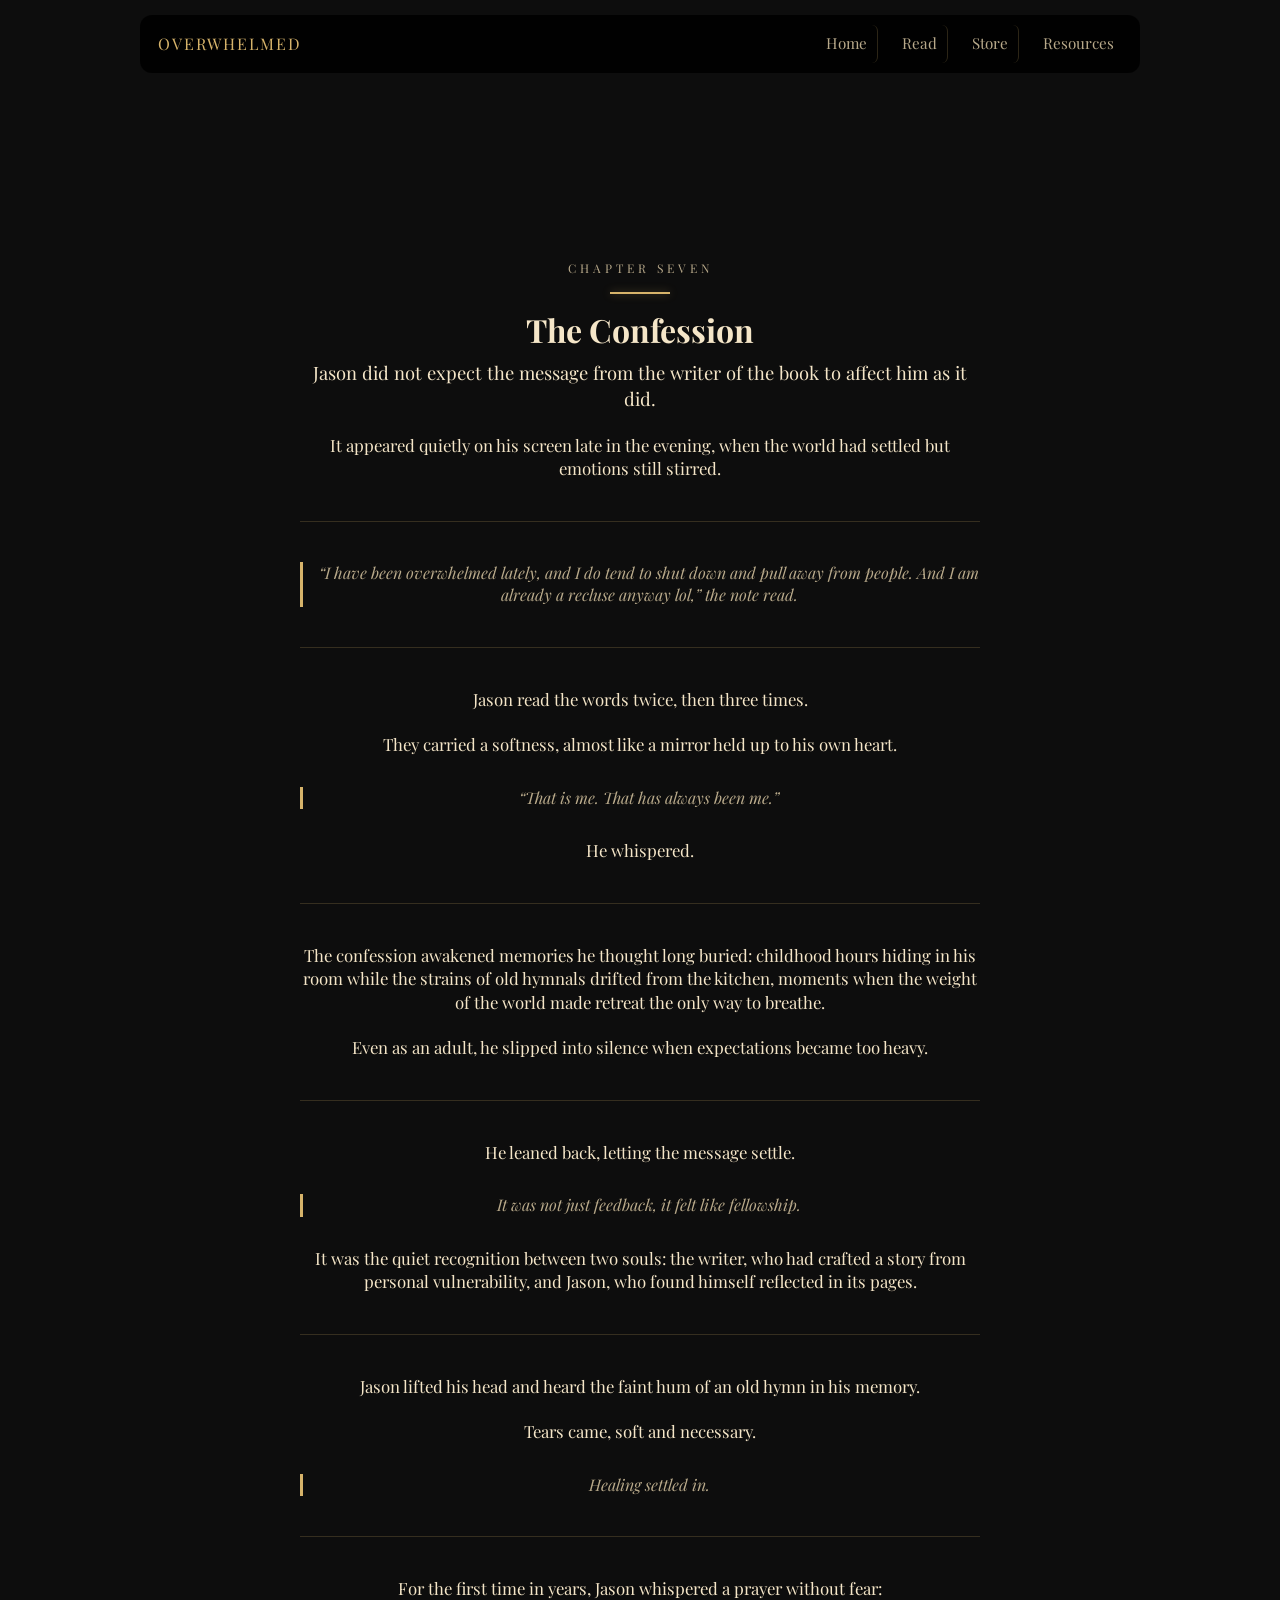
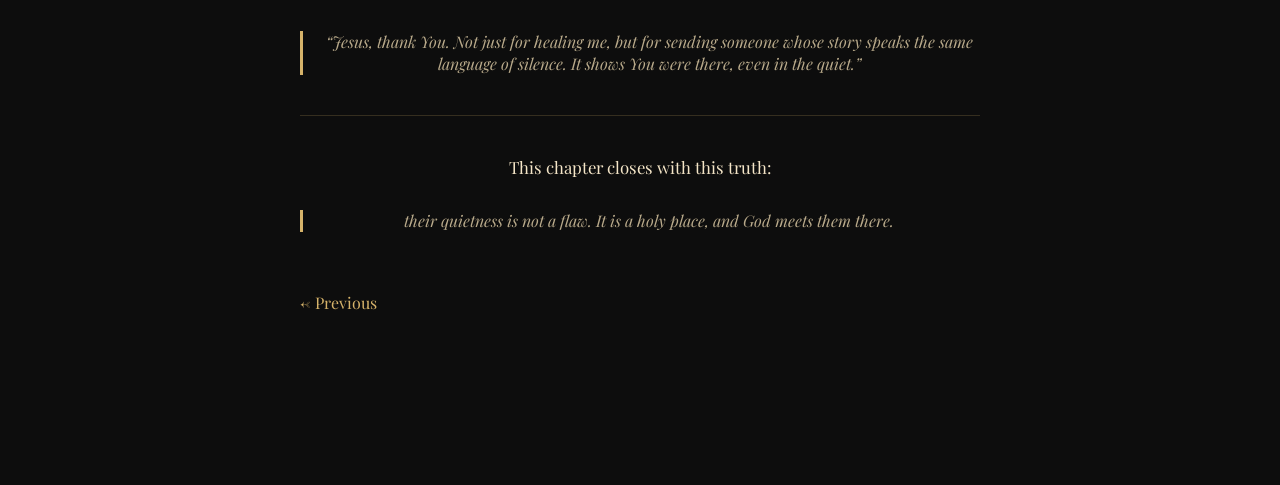
<file: chapter7.html>
<!DOCTYPE html>
<html>
    <meta name="viewport" content="width=device-width, initial-scale=1.0">
<head>
    <link href="https://fonts.googleapis.com/css2?family=Playfair+Display:wght@400;600;700&display=swap" rel="stylesheet">
<link rel="stylesheet" href="style.css">
<title>Chapter 7</title>
</head>

<body>

<div id="header"></div>

<div class="reading">

  <div class="chapter-title">
    <span class="chapter-number">CHAPTER SEVEN</span>
    <div class="chapter-line"></div>
    <div class="chapter-main">
      The Confession
    </div>

<p>Jason did not expect the message from the writer of the book to affect him as it did.</p>

<p>It appeared quietly on his screen late in the evening, when the world had settled but emotions still stirred.</p>

<div class="break"></div>

<div class="moment">
“I have been overwhelmed lately, and I do tend to shut down and pull away from people. And I am already a recluse anyway lol,” the note read.
</div>

<div class="break"></div>

<p>Jason read the words twice, then three times.</p>

<p>They carried a softness, almost like a mirror held up to his own heart.</p>

<div class="moment">
“That is me. That has always been me.”
</div>

<p>He whispered.</p>

<div class="break"></div>

<p>The confession awakened memories he thought long buried: childhood hours hiding in his room while the strains of old hymnals drifted from the kitchen, moments when the weight of the world made retreat the only way to breathe.</p>

<p>Even as an adult, he slipped into silence when expectations became too heavy.</p>

<div class="break"></div>

<p>He leaned back, letting the message settle.</p>

<div class="moment">
It was not just feedback, it felt like fellowship.
</div>

<p>It was the quiet recognition between two souls: the writer, who had crafted a story from personal vulnerability, and Jason, who found himself reflected in its pages.</p>

<div class="break"></div>

<p>Jason lifted his head and heard the faint hum of an old hymn in his memory.</p>

<p>Tears came, soft and necessary.</p>

<div class="moment">
Healing settled in.
</div>

<div class="break"></div>

<p>For the first time in years, Jason whispered a prayer without fear:</p>

<div class="moment">
“Jesus, thank You. Not just for healing me, but for sending someone whose story speaks the same language of silence. It shows You were there, even in the quiet.”
</div>

<div class="break"></div>

<p>This chapter closes with this truth:</p>

<div class="moment">
their quietness is not a flaw. It is a holy place, and God meets them there.
</div>

<div class="chapter-nav">
<a href="chapter6.html">← Previous</a>
<span></span>
</div>

</div>

<script src="script.js"></script>

</body>
</html>
</file>
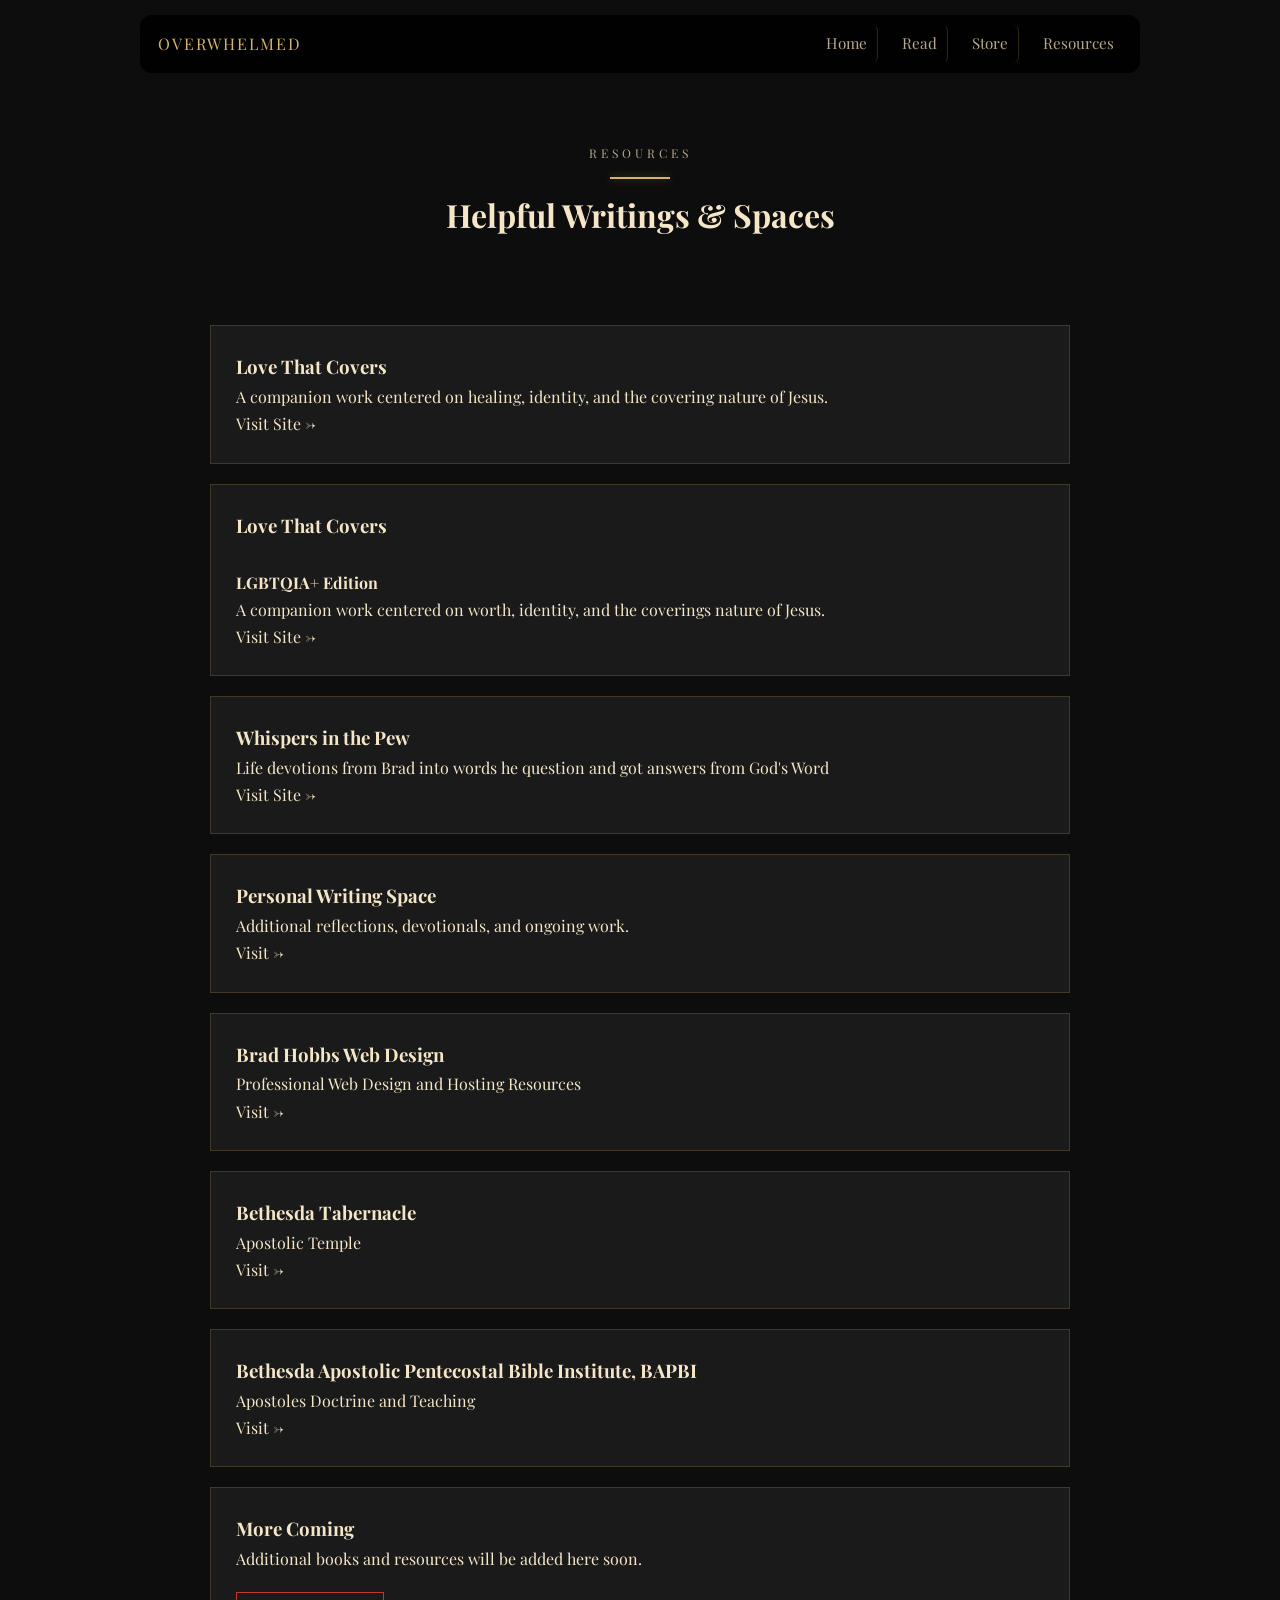
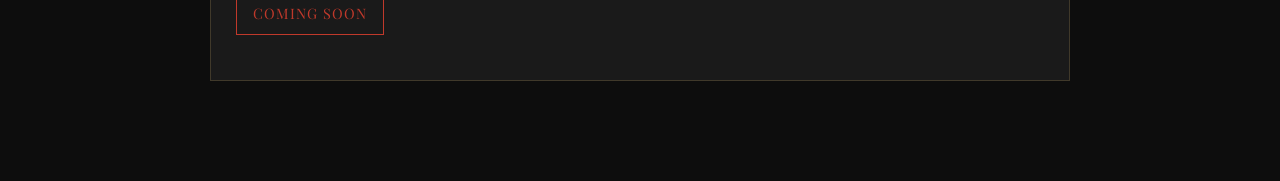
<file: resources.html>
<!DOCTYPE html>
<html lang="en">
<head>
  <link href="https://fonts.googleapis.com/css2?family=Playfair+Display:wght@400;600;700&display=swap" rel="stylesheet">
  <meta charset="UTF-8">
  <meta name="viewport" content="width=device-width, initial-scale=1.0">
  <title>Resources</title>
  <link rel="stylesheet" href="style.css">
</head>

<body>

<div id="header"></div>

<div class="section">

  <div class="chapter-title">
    <span class="chapter-number">RESOURCES</span>
    <div class="chapter-line"></div>
    <div class="chapter-main">Helpful Writings & Spaces</div>
  </div>

  <!-- BOOK -->
  <div class="card">
    <h3>Love That Covers</h3>
    <p>A companion work centered on healing, identity, and the covering nature of Jesus.</p>
    <a href="https://brad-hobbswd.github.io/love-that-covers/" target="_blank">
      Visit Site →
    </a>
  </div>

<div class="card">
    <h3>Love That Covers</h3><br>
        <h4>LGBTQIA+ Edition</h4>
    <p>A companion work centered on worth, identity, and the coverings nature of Jesus.</p>
    <a href="https://brad-hobbswd.github.io/love-that-covers-lgbtqia/" target="_blank">
      Visit Site →
    </a>
  </div>

<div class="card">
    <h3>Whispers in the Pew</h3>
    <p>Life devotions from Brad into words he question and got answers from God's Word</p>
    <a href="https://brad-hobbswd.github.io/whispers-in-the-pew/" target="_blank">
      Visit Site →
    </a>
  </div>

  <!-- PERSONAL SITE -->
  <div class="card">
    <h3>Personal Writing Space</h3>
    <p>Additional reflections, devotionals, and ongoing work.</p>
    <a href="https://brad-hobbswd.github.io/about-me/" target="_blank">
      Visit →
    </a>
  </div>

<div class="card">
    <h3>Brad Hobbs Web Design</h3>
    <p>Professional Web Design and Hosting Resources</p>
    <a href="https://brad-hobbswd.github.io/brad-hobbswd/" target="_blank">
      Visit →
    </a>
  </div>

<!--Worship-->

<div class="card">
    <h3>Bethesda Tabernacle</h3>
    <p>Apostolic Temple</p>
    <a href="http://www.mercyforyou.org" target="_blank">
      Visit →
    </a>
  </div>

<div class="card">
    <h3>Bethesda Apostolic Pentecostal Bible Institute, BAPBI</h3>
    <p>Apostoles Doctrine and Teaching</p>
    <a href="http://www.bapbi.net" target="_blank">
      Visit →
    </a>
  </div>

  <!-- FUTURE RESOURCE -->
  <div class="card">
    <h3>More Coming</h3>
    <p>Additional books and resources will be added here soon.</p>
    <span class="coming-badge">COMING SOON</span>
  </div>

</div>

<script src="script.js"></script>

</body>
</html>
</file>
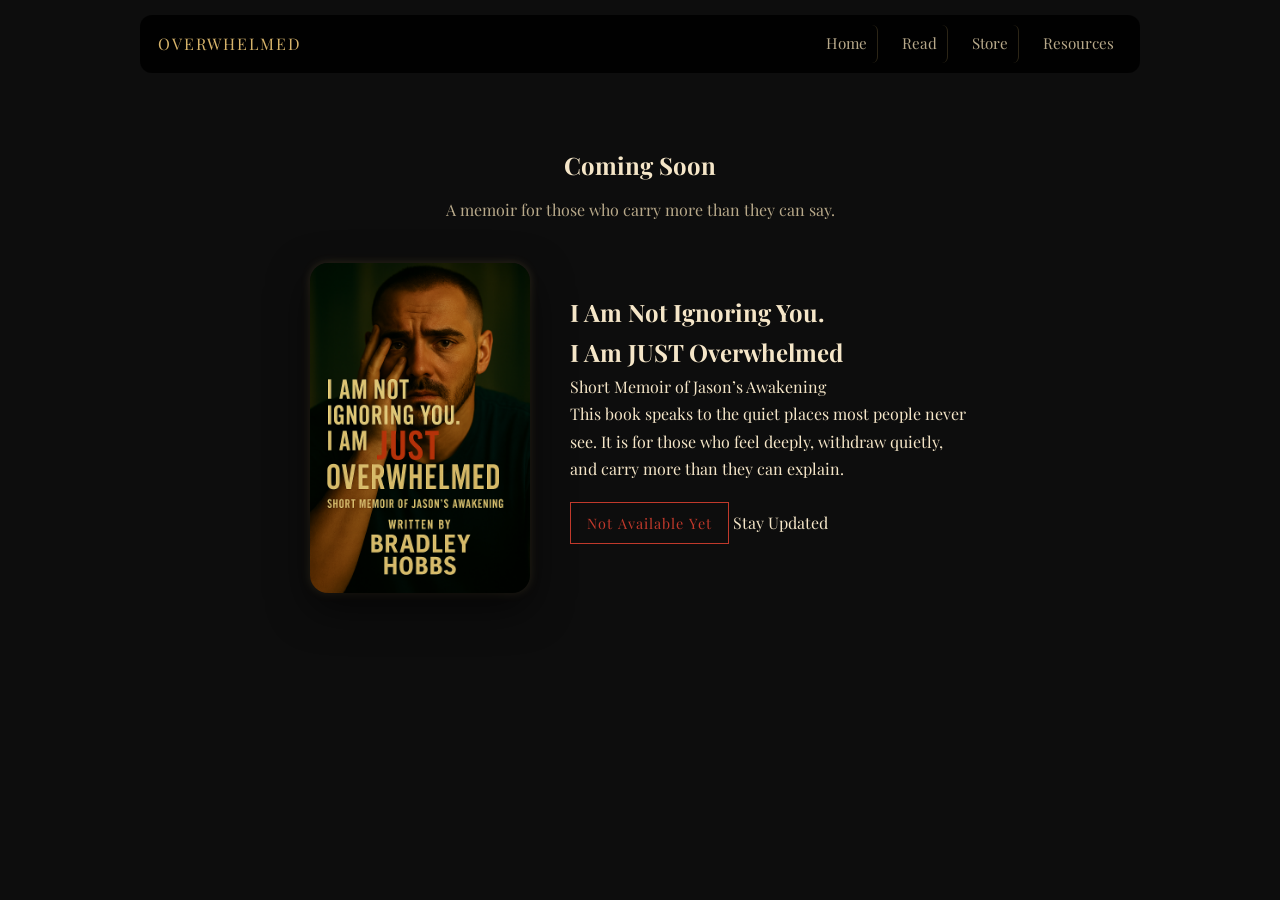
<file: store.html>
<!DOCTYPE html>
<html lang="en">
<head>
  <link href="https://fonts.googleapis.com/css2?family=Playfair+Display:wght@400;600;700&display=swap" rel="stylesheet">
<meta charset="UTF-8">
<meta name="viewport" content="width=device-width, initial-scale=1.0">

<title>Coming Soon | Overwhelmed</title>

<link rel="stylesheet" href="style.css">
</head>

<body>

<div id="header"></div>

<section class="section">

  <h1 style="text-align:center; margin-bottom:10px;">
    Coming Soon
  </h1>

  <p style="text-align:center; color: var(--text-muted); margin-bottom:40px;">
    A memoir for those who carry more than they can say.
  </p>

  <div class="store-container">

    <!-- BOOK COVER -->
    <div class="book-image">
      <img src="IMG_0942.png" alt="Book Cover">
    </div>

    <!-- DETAILS -->
    <div class="book-details">

      <h2>
        I Am Not Ignoring You.<br>
        I Am <span class="highlight">JUST</span> Overwhelmed
      </h2>

      <p class="subtitle">
        Short Memoir of Jason’s Awakening
      </p>

      <p>
        This book speaks to the quiet places most people never see. 
        It is for those who feel deeply, withdraw quietly, and carry more than they can explain.
      </p>

      <div class="coming-badge">
        Not Available Yet
      </div>

      <!-- FIXED EMAIL LINK -->
      <a href="mailto:brad.hobbs13@icloud.com" class="buy-btn">
        Stay Updated
      </a>

    </div>

  </div>

</section>

<script src="script.js"></script>

</body>
</html>
</file>
<file: style.css>
/* RESET */
* {
  margin: 0;
  padding: 0;
  box-sizing: border-box;
}

/* ROOT */
:root {
  --bg-main: #0d0d0d;
  --bg-secondary: #1a1a1a;
  --accent-gold: #d6b36a;
  --accent-red: #c0392b;
  --text-primary: #f5e6c8;
  --text-muted: #b8a98a;
  --border-soft: rgba(214,179,106,0.2);
}

/* BODY */
body {
  font-family: 'Playfair Display', serif;
  background: var(--bg-main);
  color: var(--text-primary);
  line-height: 1.7;
  padding-top: 100px;
}


/* HERO */
.hero{

max-width:1200px;

margin:40px auto 20px;

padding:0 20px;

text-align:center;

}

.hero-banner{

width:100%;

display:block;

margin:auto;

border-radius:12px;

box-shadow:
0 15px 40px rgba(
0,
0,
0,
.45
);

}

/* SECTION */
.section {
  max-width: 900px;
  margin: 5px auto 0;
  padding: 40px 20px 80px;
}

/* CARDS */
.card {
  background: var(--bg-secondary);
  border: 1px solid var(--border-soft);
  padding: 25px;
  margin: 20px 0;
  transition: transform 0.3s ease, border-color 0.3s ease;
}

.card:hover {
  border-color: var(--accent-gold);
  transform: translateY(-3px);
  box-shadow: 0 0 20px rgba(214,179,106,0.15);
}

.card {
  opacity: 0;
  transform: translateY(20px);
  transition: all 0.6s ease;
}

.card.show {
  opacity: 1;
  transform: translateY(0);
}

/* LINKS */
a {
  text-decoration: none;
  color: inherit;
}

/* PARAGRAPHS */
.reading p {
  margin-bottom: 22px;
  font-size: 1.05rem;
  color: var(--text-primary);
}

/* FIRST PARAGRAPH EMPHASIS */
.reading p:first-of-type {
  font-size: 1.15rem;
}

/* SOFT BREAK LINE */
.break {
  height: 1px;
  background: var(--border-soft);
  margin: 40px 0;
}

/* QUOTE / MOMENT */
.moment {
  border-left: 3px solid var(--accent-gold);
  padding-left: 15px;
  margin: 30px 0;
  color: var(--text-muted);
  font-style: italic;
}

/* NAVIGATION */
.chapter-nav {
  display: flex;
  justify-content: space-between;
  margin-top: 60px;
}

.chapter-nav a {
  color: var(--accent-gold);
  text-decoration: none;
}

.support-section{

max-width:900px;

margin:100px auto;

padding:60px 25px;

text-align:center;

}

.support-section h2{

font-size:2.5rem;

margin-bottom:25px;

color:#e8d5ae;

}

.support-section p{

line-height:1.9;

margin-bottom:22px;

}

.support-buttons{

display:flex;

justify-content:center;

align-items:center;

gap:20px;

flex-wrap:wrap;

margin:35px 0;

}

.support-buttons a{

display:inline-block !important;

padding:14px 28px !important;

background:#c9a35a !important;

color:#111 !important;

border-radius:8px !important;

text-decoration:none !important;

font-weight:bold !important;

transition:.3s ease;

}

.support-buttons a:hover{

transform:translateY(-3px);

background:#e0bf7d !important;

}

@media(max-width:768px){

.support-buttons{

flex-direction:column;

}

.support-buttons a{

width:100%;

max-width:320px;

}

}



/* MOBILE OPTIMIZATION */
@media (max-width: 768px) {

  .hero h1 {
    font-size: 1.8rem;
    line-height: 1.3;
  }

  .reading p {
    font-size: 1rem;
  }

  .navbar {
    padding: 12px 15px;
  }

  .nav-links a {
    
    font-size: 0.85rem;
  }

  .card {
    padding: 18px;
  }

  .chapter-nav {
    flex-direction: column;
    gap: 15px;
    text-align: center;
  }
}

html {
  scroll-behavior: smooth;
}


@keyframes fadeIn {
  to {
    opacity: 1;
    transform: translateY(0);
  }
}



/* =====================
   CHAPTER TITLE (FINAL)
===================== */

.chapter-title {
  text-align: center;
  margin-bottom: 90px; /* increased */
  line-height: 1.4;
  opacity: 0;
  transform: translateY(20px);
  animation: fadeIn 1s ease forwards;
}

/* CHAPTER NUMBER */
.chapter-number {
  display: block;
  font-size: 0.75rem;
  letter-spacing: 4px;
  color: var(--text-muted);
  margin-bottom: 10px;
}




/* MOBILE FIX */
@media (max-width: 768px) {
  .chapter-main {
    font-size: 1.5rem;
  }
}

.reading p:first-of-type {
  font-size: 1.15rem;
  margin-top: 10px;
}

.reading {
  max-width: 720px;
  margin: auto;
  padding: 160px 20px 80px;
}

.chapter-main {
  font-size: 2rem;
  font-weight: bold;
  line-height: 1.3;
  max-width: 600px;
  margin: 0 auto;
}

.chapter-line {
  width: 60px;
  height: 2px;
  background: var(--accent-gold);
  margin: 15px auto;
  box-shadow: 0 0 8px rgba(214,179,106,0.4);
}

/* COMING SOON BADGE */
.coming-badge {
  display: inline-block;
  margin: 20px 0;
  padding: 8px 16px;
  border: 1px solid var(--accent-red);
  color: var(--accent-red);
  font-size: 0.9rem;
  letter-spacing: 1px;
}

/* STORE LAYOUT */
.store-container {
  display: flex;
  flex-wrap: wrap;
  gap: 40px;
  align-items: center;
  justify-content: center;
}

/* FIXED BOOK IMAGE SIZE */
.book-image img {
  width: 220px;          /* smaller size */
  max-width: 100%;
  border-radius: 18px;
  display: block;
  margin: 0 auto;
  box-shadow: 
    0 15px 40px rgba(0,0,0,0.6),
    0 0 10px rgba(214,179,106,0.2);
}

/* DETAILS */
.book-details {
  max-width: 400px;
}

/* MOBILE */
@media (max-width: 768px) {
  .store-container {
    flex-direction: column;
    text-align: center;
  }

  .book-image img {
    width: 180px; /* smaller on phone */
  }
}

/* =====================
   NAVBAR (CLEAN FINAL)
===================== */

.navbar {
  position: fixed;
  width: 90%;
  max-width: 1000px;
  top: 15px;
  left: 50%;
  transform: translateX(-50%);
  background: rgba(0,0,0,0.85);
  backdrop-filter: blur(6px);
  padding: 10px 18px;
  display: flex;
  justify-content: space-between;
  align-items: center;
  border-radius: 12px;
  z-index: 1000;
}

.logo {
  color: var(--accent-gold);
  letter-spacing: 2px;
  font-size: 1rem;
}

/* NAV LINKS */
.nav-links {
  display: flex;
  align-items: center;
  gap: 16px;
}

.nav-links a {
  color: var(--text-muted);
  text-decoration: none;
  font-size: 0.95rem;
  padding: 6px 8px;
  border-radius: 6px;
  transition: all 0.25s ease;
  white-space: nowrap;
}

/* CLEAN SEPARATION */
.nav-links a:not(:last-child) {
  border-right: 1px solid var(--border-soft);
  padding-right: 10px;
}

/* HOVER */
.nav-links a:hover {
  color: var(--accent-gold);
  background: rgba(214,179,106,0.12);
}

.site-footer{

margin-top:100px;

padding:60px 25px;

text-align:center;

border-top:1px solid rgba(214,179,106,.2);

background:rgba(255,255,255,.02);

}

.site-footer h2{

font-size:2rem;

margin-bottom:20px;

color:var(--accent-gold);

}

.site-footer p{

max-width:800px;

margin:0 auto 20px;

line-height:1.8;

color:var(--text-muted);

}

.footer-buttons{

display:flex;

justify-content:center;

align-items:center;

gap:20px;

flex-wrap:wrap;

margin:35px 0;

}

.footer-buttons a{

display:inline-block;

padding:14px 28px;

background:var(--accent-gold);

color:#111;

font-weight:bold;

text-decoration:none;

border-radius:8px;

transition:.3s ease;

}

.footer-buttons a:hover{

background:#e6c987;

transform:translateY(-3px);

}

.footer-copy{

margin-top:30px;

font-size:.9rem;

color:var(--text-muted);

}

@media(max-width:768px){

.footer-buttons{

flex-direction:column;

}

.footer-buttons a{

width:100%;

max-width:300px;

}

}

/* =====================
   MOBILE
===================== */

@media (max-width: 768px) {

  .navbar {
    width: 92%;
    top: 10px;
    padding: 10px 14px;
  }

  .logo {
    font-size: 0.8rem;
  }

  .nav-links {
    gap: 16px;
  }

  .nav-links a {
    font-size: 0.8rem;
    padding: 6px 8px;
  }

  .nav-links a:not(:last-child) {
    padding-right: 10px;
  }
}
</file>
